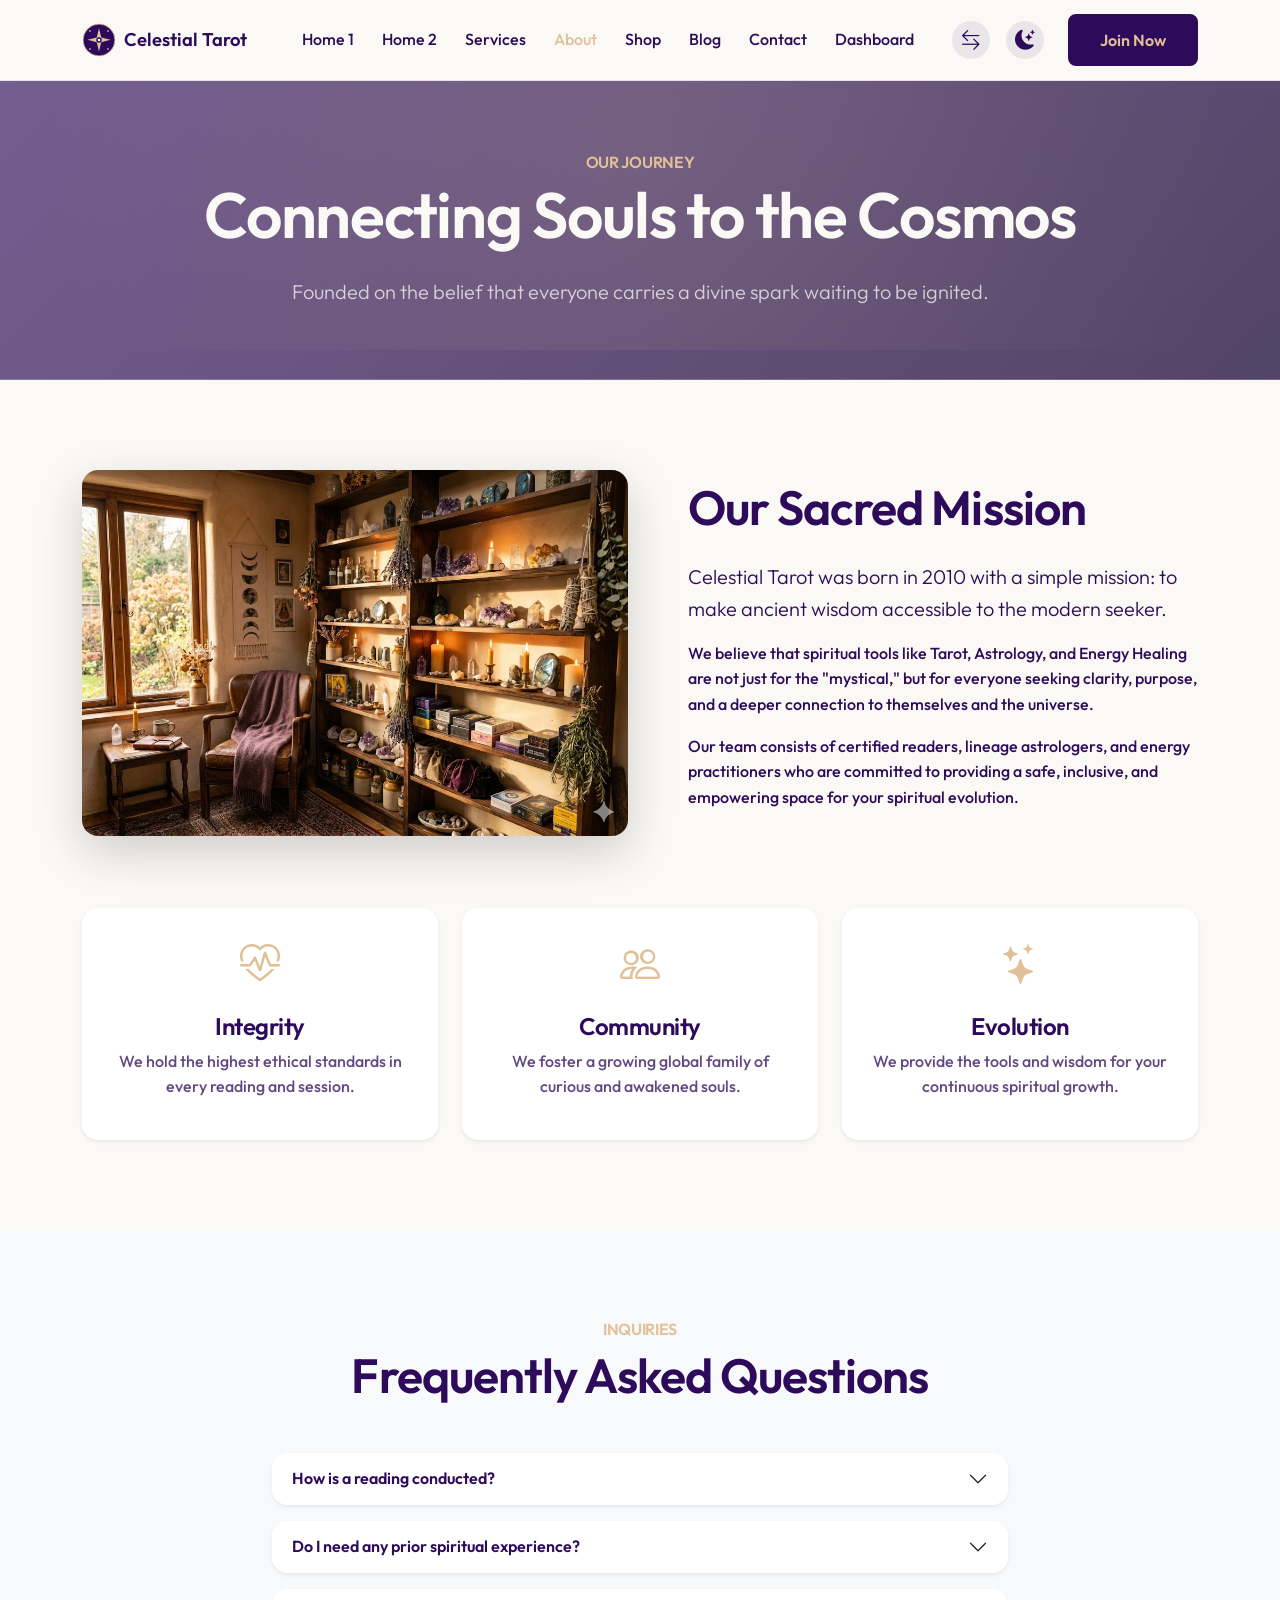
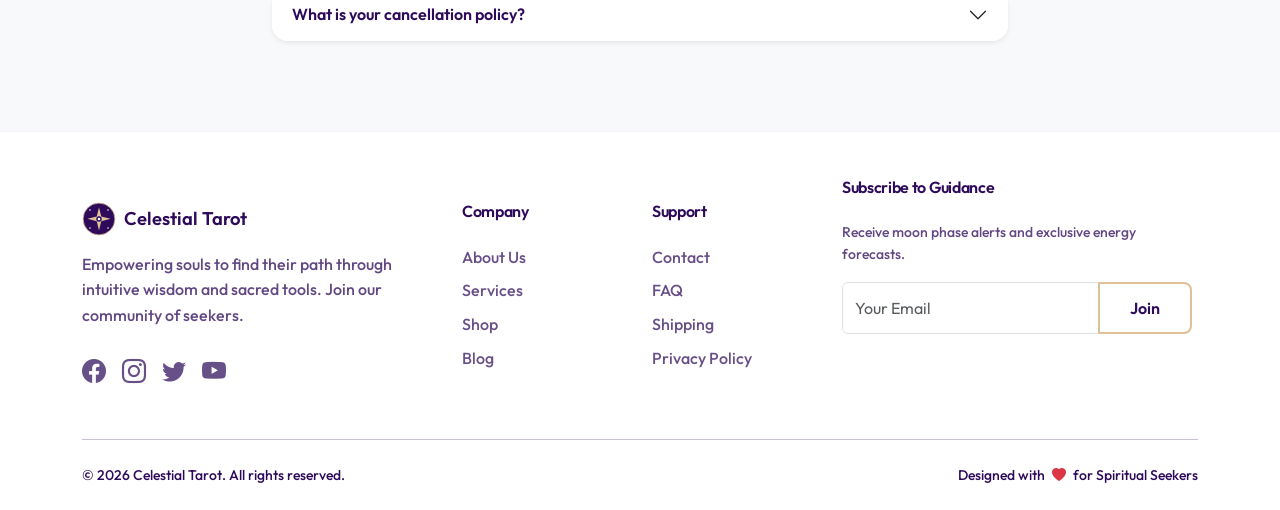
<file: about.html>
<!DOCTYPE html>
<html lang="en">

<head>
    <meta charset="UTF-8">
    <meta name="viewport" content="width=device-width, initial-scale=1.0">
    <title>About Us | Celestial Tarot</title>
    <!-- Bootstrap 5 CSS -->
    <link href="https://cdn.jsdelivr.net/npm/bootstrap@5.3.0/dist/css/bootstrap.min.css" rel="stylesheet">
    <!-- Bootstrap Icons -->
    <link rel="stylesheet" href="https://cdn.jsdelivr.net/npm/bootstrap-icons@1.11.1/font/bootstrap-icons.css">
    <!-- Google Fonts -->
    <link href="https://fonts.googleapis.com/css2?family=Outfit:wght@300;400;600;700&display=swap" rel="stylesheet">
    <!-- Custom CSS -->
    <link rel="stylesheet" href="assets/css/style.css">
    <!-- Favicon -->
    <link rel="icon" type="image/svg+xml" href="assets/img/favicon.svg">
</head>

<body>

    <!-- Header / Navbar -->
    <nav class="navbar navbar-expand-xl sticky-top">
        <div class="container">
            <a class="navbar-brand d-flex align-items-center gap-2" href="index.html">
                <img src="assets/img/favicon.svg" alt="Celestial Tarot" width="34" height="34"
                    style="border-radius:50%;">
                <span class="fw-bold">Celestial Tarot</span>
            </a>

            <div class="d-flex align-items-center d-xl-none">
                <div class="rtl-toggle me-3" title="Toggle RTL"><i class="bi bi-arrow-left-right text-secondary"></i>
                </div>
                <div class="theme-toggle me-3" id="theme-toggle">
                    <i class="bi bi-moon-stars-fill text-secondary"></i>
                </div>
                <button class="navbar-toggler" type="button" data-bs-toggle="offcanvas"
                    data-bs-target="#offcanvasNavbar">
                    <span class="navbar-toggler-icon"></span>
                </button>
            </div>

            <div class="collapse navbar-collapse" id="navbarNav">
                <ul class="navbar-nav mx-auto">
                    <li class="nav-item"><a class="nav-link" href="index.html">Home 1</a></li>
                    <li class="nav-item"><a class="nav-link" href="index2.html">Home 2</a></li>
                    <li class="nav-item"><a class="nav-link" href="services.html">Services</a></li>
                    <li class="nav-item"><a class="nav-link active" href="about.html">About</a></li>
                    <li class="nav-item"><a class="nav-link" href="shop.html">Shop</a></li>
                    <li class="nav-item"><a class="nav-link" href="blog.html">Blog</a></li>
                    <li class="nav-item"><a class="nav-link" href="contact.html">Contact</a></li>
                    <li class="nav-item"><a class="nav-link" href="dashboard.html">Dashboard</a></li>
                </ul>
                <div class="d-flex align-items-center">
                    <div class="rtl-toggle me-3 d-none d-xl-flex" title="Toggle RTL">
                        <i class="bi bi-arrow-left-right text-secondary"></i>
                    </div>
                    <div class="theme-toggle me-4 d-none d-xl-flex" id="theme-toggle-desktop">
                        <i class="bi bi-moon-stars-fill text-secondary"></i>
                    </div>
                    <a href="signup.html" class="btn btn-primary">Join Now</a>
                </div>
            </div>
        </div>
    </nav>

    <!-- Mobile Offcanvas Menu -->
    <div class="offcanvas offcanvas-end" tabindex="-1" id="offcanvasNavbar" aria-labelledby="offcanvasNavbarLabel">
        <div class="offcanvas-header">
            <h5 class="offcanvas-title" id="offcanvasNavbarLabel">Menu</h5>
            <button type="button" class="btn-close" data-bs-dismiss="offcanvas" aria-label="Close"></button>
        </div>
        <div class="offcanvas-body">
            <ul class="navbar-nav justify-content-end flex-grow-1 pe-3">
                <li class="nav-item"><a class="nav-link" href="index.html">Home 1</a></li>
                <li class="nav-item"><a class="nav-link" href="index2.html">Home 2</a></li>
                <li class="nav-item"><a class="nav-link" href="services.html">Services</a></li>
                <li class="nav-item"><a class="nav-link active" href="about.html">About</a></li>
                <li class="nav-item"><a class="nav-link" href="shop.html">Shop</a></li>
                <li class="nav-item"><a class="nav-link" href="blog.html">Blog</a></li>
                <li class="nav-item"><a class="nav-link" href="contact.html">Contact</a></li>
                    <li class="nav-item"><a class="nav-link" href="dashboard.html">Dashboard</a></li>
                </ul>
            <div class="d-grid gap-2 mt-4">
                <a href="login.html" class="btn btn-outline-primary">Login</a>
                <a href="signup.html" class="btn btn-primary">Signup</a>
            </div>
        </div>
    </div>

    <!-- Page Header -->
    <header class="hero-section py-5 text-center" style="min-height: auto;">
        <div class="container py-4">
            <h6 class="text-secondary fw-bold text-uppercase mb-2">Our Journey</h6>
            <h1 class="display-4 fw-bold">Connecting Souls to the Cosmos</h1>
            <p class="lead mb-0 opacity-75">Founded on the belief that everyone carries a divine spark waiting to be
                ignited.</p>
        </div>
    </header>

    <!-- Content -->
    <section class="section-padding">
        <div class="container">
            <div class="row align-items-center mb-5">
                <div class="col-lg-6 mb-4 mb-lg-0">
                    <img src="assets/img/about-mission.jpg" class="img-fluid rounded-4 shadow-lg" alt="Our Story">
                </div>
                <div class="col-lg-6 ps-lg-5">
                    <h2 class="display-5 fw-bold text-primary mb-4">Our Sacred Mission</h2>
                    <p class="lead">Celestial Tarot was born in 2010 with a simple mission: to make ancient wisdom
                        accessible to the modern seeker.</p>
                    <p>We believe that spiritual tools like Tarot, Astrology, and Energy Healing are not just for the
                        "mystical," but for everyone seeking clarity, purpose, and a deeper connection to themselves and
                        the universe.</p>
                    <p>Our team consists of certified readers, lineage astrologers, and energy practitioners who are
                        committed to providing a safe, inclusive, and empowering space for your spiritual evolution.</p>
                </div>
            </div>

            <div class="row g-4 mt-5">
                <div class="col-md-4">
                    <div class="card p-4 border-0 shadow-sm glass-card text-center h-100">
                        <i class="bi bi-heart-pulse fs-1 text-secondary mb-3"></i>
                        <h4 class="fw-bold">Integrity</h4>
                        <p class="opacity-75">We hold the highest ethical standards in every reading and session.</p>
                    </div>
                </div>
                <div class="col-md-4">
                    <div class="card p-4 border-0 shadow-sm glass-card text-center h-100">
                        <i class="bi bi-people fs-1 text-secondary mb-3"></i>
                        <h4 class="fw-bold">Community</h4>
                        <p class="opacity-75">We foster a growing global family of curious and awakened souls.</p>
                    </div>
                </div>
                <div class="col-md-4">
                    <div class="card p-4 border-0 shadow-sm glass-card text-center h-100">
                        <i class="bi bi-stars fs-1 text-secondary mb-3"></i>
                        <h4 class="fw-bold">Evolution</h4>
                        <p class="opacity-75">We provide the tools and wisdom for your continuous spiritual growth.</p>
                    </div>
                </div>
            </div>
        </div>
    </section>

    <!-- FAQ Section -->
    <section class="section-padding bg-light">
        <div class="container">
            <div class="text-center mb-5">
                <h6 class="text-secondary fw-bold text-uppercase mb-2">Inquiries</h6>
                <h2 class="display-5 fw-bold text-primary">Frequently Asked Questions</h2>
            </div>
            <div class="row justify-content-center">
                <div class="col-lg-8">
                    <div class="accordion custom-accordion" id="faqAccordion">
                        <div class="accordion-item mb-3 border-0 shadow-sm glass-card rounded-4 overflow-hidden">
                            <h2 class="accordion-header" id="headingOne">
                                <button class="accordion-button collapsed fw-bold" type="button"
                                    data-bs-toggle="collapse" data-bs-target="#collapseOne" aria-expanded="false"
                                    aria-controls="collapseOne">
                                    How is a reading conducted?
                                </button>
                            </h2>
                            <div id="collapseOne" class="accordion-collapse collapse" aria-labelledby="headingOne"
                                data-bs-parent="#faqAccordion">
                                <div class="accordion-body text-muted">
                                    We conduct readings via secure video calls or provide detailed PDF interpretations
                                    sent directly to your email. Our practitioners ensure a sacred, protected space for
                                    every session.
                                </div>
                            </div>
                        </div>

                        <div class="accordion-item mb-3 border-0 shadow-sm glass-card rounded-4 overflow-hidden">
                            <h2 class="accordion-header" id="headingTwo">
                                <button class="accordion-button collapsed fw-bold" type="button"
                                    data-bs-toggle="collapse" data-bs-target="#collapseTwo" aria-expanded="false"
                                    aria-controls="collapseTwo">
                                    Do I need any prior spiritual experience?
                                </button>
                            </h2>
                            <div id="collapseTwo" class="accordion-collapse collapse" aria-labelledby="headingTwo"
                                data-bs-parent="#faqAccordion">
                                <div class="accordion-body text-muted">
                                    Absolutely not. Whether you're a seasoned spiritual seeker or completely new to
                                    these practices, our guides and tools are designed to adapt to your current level of
                                    understanding and comfort.
                                </div>
                            </div>
                        </div>

                        <div class="accordion-item border-0 shadow-sm glass-card rounded-4 overflow-hidden">
                            <h2 class="accordion-header" id="headingThree">
                                <button class="accordion-button collapsed fw-bold" type="button"
                                    data-bs-toggle="collapse" data-bs-target="#collapseThree" aria-expanded="false"
                                    aria-controls="collapseThree">
                                    What is your cancellation policy?
                                </button>
                            </h2>
                            <div id="collapseThree" class="accordion-collapse collapse" aria-labelledby="headingThree"
                                data-bs-parent="#faqAccordion">
                                <div class="accordion-body text-muted">
                                    We ask for at least 24 hours notice to reschedule or cancel a session. This respects
                                    the energy and preparation our readers dedicate prior to each session.
                                </div>
                            </div>
                        </div>
                    </div>
                </div>
            </div>
        </div>
    </section>

    <!-- Footer -->
    <footer class="footer">
        <div class="container">
            <div class="row g-4">
                <div class="col-lg-4 col-md-12 text-center text-lg-start">
                    <div class="d-flex align-items-center mb-3 justify-content-center justify-content-lg-start">
                        <img src="assets/img/favicon.svg" alt="Celestial Tarot" width="34" height="34" class="me-2"
                            style="border-radius:50%;">
                        <span class="fw-bold mb-0" style="font-size: 1.15rem;">Celestial Tarot</span>
                    </div>
                    <p class="opacity-75 mb-4">Empowering souls to find their path through intuitive wisdom and sacred
                        tools. Join our community of seekers.</p>
                    <div class="d-flex gap-3 justify-content-center justify-content-lg-start">
                        <a href="#"><i class="bi bi-facebook fs-4"></i></a>
                        <a href="#"><i class="bi bi-instagram fs-4"></i></a>
                        <a href="#"><i class="bi bi-twitter fs-4"></i></a>
                        <a href="#"><i class="bi bi-youtube fs-4"></i></a>
                    </div>
                </div>
                <div class="col-lg-2 col-md-6 text-center text-lg-start">
                    <h6 class="fw-bold mb-4">Company</h6>
                    <ul class="list-unstyled">
                        <li class="mb-2"><a href="about.html">About Us</a></li>
                        <li class="mb-2"><a href="services.html">Services</a></li>
                        <li class="mb-2"><a href="shop.html">Shop</a></li>
                        <li class="mb-2"><a href="blog.html">Blog</a></li>
                    </ul>
                </div>
                <div class="col-lg-2 col-md-6 text-center text-lg-start">
                    <h6 class="fw-bold mb-4">Support</h6>
                    <ul class="list-unstyled">
                        <li class="mb-2"><a href="contact.html">Contact</a></li>
                        <li class="mb-2"><a href="#">FAQ</a></li>
                        <li class="mb-2"><a href="#">Shipping</a></li>
                        <li class="mb-2"><a href="#">Privacy Policy</a></li>
                    </ul>
                </div>
                <div class="col-lg-4 col-md-12 text-center text-lg-start mt-4 mt-lg-0">
                    <h6 class="fw-bold mb-4">Subscribe to Guidance</h6>
                    <p class="small opacity-75">Receive moon phase alerts and exclusive energy forecasts.</p>
                    <form class="mt-3">
                        <div class="input-group mb-3 mx-auto mx-lg-0" style="max-width: 350px;">
                            <input type="email" class="form-control" placeholder="Your Email">
                            <button class="btn btn-secondary text-primary fw-bold" type="button">Join</button>
                        </div>
                    </form>
                </div>
            </div>
            <hr class="mt-5 mb-4 opacity-10">
            <div class="row align-items-center">
                <div class="col-md-6 text-center text-md-start">
                    <p class="small mb-0">&copy; 2026 Celestial Tarot. All rights reserved.</p>
                </div>
                <div class="col-md-6 text-center text-md-end mt-3 mt-md-0">
                    <p class="small mb-0">Designed with <i class="bi bi-heart-fill text-danger mx-1"></i> for Spiritual
                        Seekers</p>
                </div>
            </div>
        </div>
    </footer>

    <!-- Back to top -->
    <div id="back-to-top" class="back-to-top">
        <i class="bi bi-arrow-up"></i>
    </div>

    <!-- Bootstrap 5 JS Bundle -->
    <script src="https://cdn.jsdelivr.net/npm/bootstrap@5.3.0/dist/js/bootstrap.bundle.min.js"></script>
    <!-- Custom JS -->
    <script src="assets/js/main.js"></script>
</body>

</html>
</file>
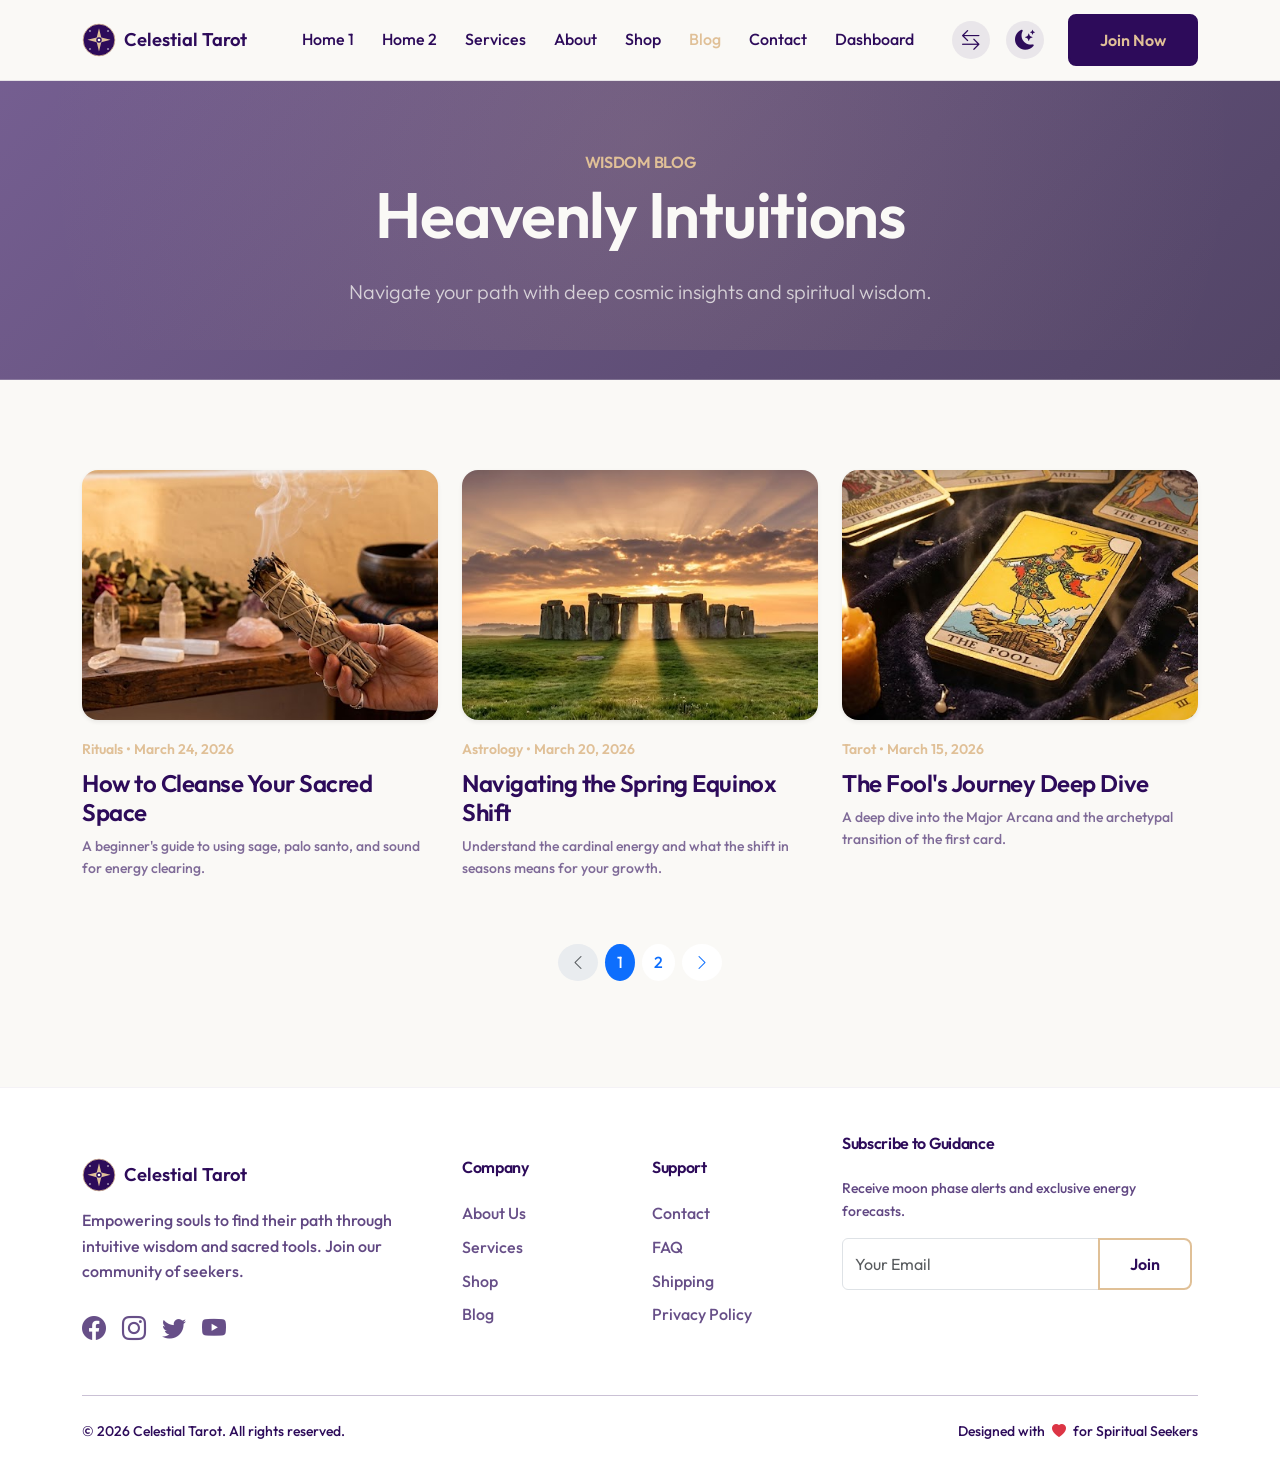
<file: blog.html>
<!DOCTYPE html>
<html lang="en">

<head>
    <meta charset="UTF-8">
    <meta name="viewport" content="width=device-width, initial-scale=1.0">
    <title>Wisdom Blog | Celestial Tarot</title>
    <!-- Bootstrap 5 CSS -->
    <link href="https://cdn.jsdelivr.net/npm/bootstrap@5.3.0/dist/css/bootstrap.min.css" rel="stylesheet">
    <!-- Bootstrap Icons -->
    <link rel="stylesheet" href="https://cdn.jsdelivr.net/npm/bootstrap-icons@1.11.1/font/bootstrap-icons.css">
    <!-- Google Fonts -->
    <link href="https://fonts.googleapis.com/css2?family=Outfit:wght@300;400;600;700&display=swap" rel="stylesheet">
    <!-- Custom CSS -->
    <link rel="stylesheet" href="assets/css/style.css">
    <!-- Favicon -->
    <link rel="icon" type="image/svg+xml" href="assets/img/favicon.svg">
</head>

<body>

    <!-- Header / Navbar -->
    <nav class="navbar navbar-expand-xl sticky-top">
        <div class="container">
            <a class="navbar-brand d-flex align-items-center gap-2" href="index.html">
                <img src="assets/img/favicon.svg" alt="Celestial Tarot" width="34" height="34"
                    style="border-radius:50%;">
                <span class="fw-bold">Celestial Tarot</span>
            </a>

            <div class="d-flex align-items-center d-xl-none">
                <div class="rtl-toggle me-3" title="Toggle RTL"><i class="bi bi-arrow-left-right text-secondary"></i>
                </div>
                <div class="theme-toggle me-3" id="theme-toggle">
                    <i class="bi bi-moon-stars-fill text-secondary"></i>
                </div>
                <!-- Corrected Hamburger for Mobile -->
                <button class="navbar-toggler" type="button" data-bs-toggle="offcanvas"
                    data-bs-target="#offcanvasNavbar" aria-controls="offcanvasNavbar">
                    <span class="navbar-toggler-icon"></span>
                </button>
            </div>

            <div class="collapse navbar-collapse" id="navbarNav">
                <ul class="navbar-nav mx-auto">
                    <li class="nav-item"><a class="nav-link" href="index.html">Home 1</a></li>
                    <li class="nav-item"><a class="nav-link" href="index2.html">Home 2</a></li>
                    <li class="nav-item"><a class="nav-link" href="services.html">Services</a></li>
                    <li class="nav-item"><a class="nav-link" href="about.html">About</a></li>
                    <li class="nav-item"><a class="nav-link" href="shop.html">Shop</a></li>
                    <li class="nav-item"><a class="nav-link active" href="blog.html">Blog</a></li>
                    <li class="nav-item"><a class="nav-link" href="contact.html">Contact</a></li>
                    <li class="nav-item"><a class="nav-link" href="dashboard.html">Dashboard</a></li>
                </ul>
                <div class="d-flex align-items-center">
                    <div class="rtl-toggle me-3 d-none d-xl-flex" title="Toggle RTL">
                        <i class="bi bi-arrow-left-right text-secondary"></i>
                    </div>
                    <div class="theme-toggle me-4 d-none d-xl-flex" id="theme-toggle-desktop">
                        <i class="bi bi-moon-stars-fill text-secondary"></i>
                    </div>
                    <a href="signup.html" class="btn btn-primary">Join Now</a>
                </div>
            </div>
        </div>
    </nav>

    <!-- Mobile Offcanvas Menu -->
    <div class="offcanvas offcanvas-end" tabindex="-1" id="offcanvasNavbar" aria-labelledby="offcanvasNavbarLabel">
        <div class="offcanvas-header">
            <h5 class="offcanvas-title" id="offcanvasNavbarLabel">Menu</h5>
            <button type="button" class="btn-close" data-bs-dismiss="offcanvas" aria-label="Close"></button>
        </div>
        <div class="offcanvas-body">
            <ul class="navbar-nav justify-content-end flex-grow-1 pe-3">
                <li class="nav-item"><a class="nav-link" href="index.html">Home 1</a></li>
                <li class="nav-item"><a class="nav-link" href="index2.html">Home 2</a></li>
                <li class="nav-item"><a class="nav-link" href="services.html">Services</a></li>
                <li class="nav-item"><a class="nav-link" href="about.html">About</a></li>
                <li class="nav-item"><a class="nav-link" href="shop.html">Shop</a></li>
                <li class="nav-item"><a class="nav-link active" href="blog.html">Blog</a></li>
                <li class="nav-item"><a class="nav-link" href="contact.html">Contact</a></li>
                <li class="nav-item"><a class="nav-link" href="dashboard.html">Dashboard</a></li>
            </ul>
            <div class="d-grid gap-2 mt-4">
                <a href="login.html" class="btn btn-outline-primary">Login</a>
                <a href="signup.html" class="btn btn-primary">Signup</a>
            </div>
        </div>
    </div>

    <!-- Page Header -->
    <header class="hero-section py-5 text-center" style="min-height: auto;">
        <div class="container py-4">
            <h6 class="text-secondary fw-bold text-uppercase mb-2">Wisdom Blog</h6>
            <h1 class="display-4 fw-bold">Heavenly Intuitions</h1>
            <p class="lead mb-0 opacity-75">Navigate your path with deep cosmic insights and spiritual wisdom.</p>
        </div>
    </header>

    <!-- Main Blog Grid -->
    <section class="section-padding">
        <div class="container">
            <div class="row g-4">
                <!-- Post 1 -->
                <div class="col-md-4">
                    <article class="h-100 d-flex flex-column">
                        <div class="mb-3 overflow-hidden rounded-4 shadow-sm" style="height: 250px;">
                            <img src="assets/img/blog-sage-cleanse.jpg" class="img-fluid hover-zoom w-100 h-100"
                                style="object-fit: cover;" alt="Sacred Rituals">
                        </div>
                        <div class="flex-grow-1">
                            <span class="text-secondary small fw-bold">Rituals • March 24, 2026</span>
                            <h4 class="fw-bold mt-2"><a href="#" class="text-primary text-decoration-none">How to
                                    Cleanse Your Sacred Space</a></h4>
                            <p class="text-muted small">A beginner's guide to using sage, palo santo, and sound for
                                energy clearing.</p>
                        </div>
                    </article>
                </div>
                <!-- Post 2 -->
                <div class="col-md-4">
                    <article class="h-100 d-flex flex-column">
                        <div class="mb-3 overflow-hidden rounded-4 shadow-sm" style="height: 250px;">
                            <img src="assets/img/blog-equinox.jpg" class="img-fluid hover-zoom w-100 h-100"
                                style="object-fit: cover;" alt="Astrology Insights">
                        </div>
                        <div class="flex-grow-1">
                            <span class="text-secondary small fw-bold">Astrology • March 20, 2026</span>
                            <h4 class="fw-bold mt-2"><a href="#" class="text-primary text-decoration-none">Navigating
                                    the Spring Equinox Shift</a></h4>
                            <p class="text-muted small">Understand the cardinal energy and what the shift in seasons
                                means for your growth.</p>
                        </div>
                    </article>
                </div>
                <!-- Post 3 -->
                <div class="col-md-4">
                    <article class="h-100 d-flex flex-column">
                        <div class="mb-3 overflow-hidden rounded-4 shadow-sm" style="height: 250px;">
                            <img src="assets/img/blog-fools-journey.jpg" class="img-fluid hover-zoom w-100 h-100"
                                style="object-fit: cover;" alt="Tarot Insights">
                        </div>
                        <div class="flex-grow-1">
                            <span class="text-secondary small fw-bold">Tarot • March 15, 2026</span>
                            <h4 class="fw-bold mt-2"><a href="#" class="text-primary text-decoration-none">The Fool's
                                    Journey Deep Dive</a></h4>
                            <p class="text-muted small">A deep dive into the Major Arcana and the archetypal transition
                                of the first card.</p>
                        </div>
                    </article>
                </div>
            </div>

            <!-- Pagination -->
            <div class="d-flex justify-content-center mt-5">
                <nav>
                    <ul class="pagination">
                        <li class="page-item disabled"><a class="page-link border-0 rounded-circle me-2" href="#"><i
                                    class="bi bi-chevron-left"></i></a></li>
                        <li class="page-item active"><a class="page-link border-0 rounded-circle me-2" href="#">1</a>
                        </li>
                        <li class="page-item"><a class="page-link border-0 rounded-circle me-2" href="#">2</a></li>
                        <li class="page-item"><a class="page-link border-0 rounded-circle" href="#"><i
                                    class="bi bi-chevron-right"></i></a></li>
                    </ul>
                </nav>
            </div>
        </div>
    </section>

    <!-- Footer -->
    <footer class="footer">
        <div class="container">
            <div class="row g-4">
                <div class="col-lg-4 col-md-12 text-center text-lg-start">
                    <div class="d-flex align-items-center mb-3 justify-content-center justify-content-lg-start">
                        <img src="assets/img/favicon.svg" alt="Celestial Tarot" width="34" height="34" class="me-2"
                            style="border-radius:50%;">
                        <span class="fw-bold mb-0" style="font-size: 1.15rem;">Celestial Tarot</span>
                    </div>
                    <p class="opacity-75 mb-4">Empowering souls to find their path through intuitive wisdom and sacred
                        tools. Join our community of seekers.</p>
                    <div class="d-flex gap-3 justify-content-center justify-content-lg-start">
                        <a href="#"><i class="bi bi-facebook fs-4"></i></a>
                        <a href="#"><i class="bi bi-instagram fs-4"></i></a>
                        <a href="#"><i class="bi bi-twitter fs-4"></i></a>
                        <a href="#"><i class="bi bi-youtube fs-4"></i></a>
                    </div>
                </div>
                <div class="col-lg-2 col-md-6 text-center text-lg-start">
                    <h6 class="fw-bold mb-4">Company</h6>
                    <ul class="list-unstyled">
                        <li class="mb-2"><a href="about.html">About Us</a></li>
                        <li class="mb-2"><a href="services.html">Services</a></li>
                        <li class="mb-2"><a href="shop.html">Shop</a></li>
                        <li class="mb-2"><a href="blog.html">Blog</a></li>
                    </ul>
                </div>
                <div class="col-lg-2 col-md-6 text-center text-lg-start">
                    <h6 class="fw-bold mb-4">Support</h6>
                    <ul class="list-unstyled">
                        <li class="mb-2"><a href="contact.html">Contact</a></li>
                        <li class="mb-2"><a href="#">FAQ</a></li>
                        <li class="mb-2"><a href="#">Shipping</a></li>
                        <li class="mb-2"><a href="#">Privacy Policy</a></li>
                    </ul>
                </div>
                <div class="col-lg-4 col-md-12 text-center text-lg-start mt-4 mt-lg-0">
                    <h6 class="fw-bold mb-4">Subscribe to Guidance</h6>
                    <p class="small opacity-75">Receive moon phase alerts and exclusive energy forecasts.</p>
                    <form class="mt-3">
                        <div class="input-group mb-3 mx-auto mx-lg-0" style="max-width: 350px;">
                            <input type="email" class="form-control" placeholder="Your Email">
                            <button class="btn btn-secondary text-primary fw-bold" type="button">Join</button>
                        </div>
                    </form>
                </div>
            </div>
            <hr class="mt-5 mb-4 opacity-10">
            <div class="row align-items-center">
                <div class="col-md-6 text-center text-md-start">
                    <p class="small mb-0">&copy; 2026 Celestial Tarot. All rights reserved.</p>
                </div>
                <div class="col-md-6 text-center text-md-end mt-3 mt-md-0">
                    <p class="small mb-0">Designed with <i class="bi bi-heart-fill text-danger mx-1"></i> for Spiritual
                        Seekers</p>
                </div>
            </div>
        </div>
    </footer>

    <!-- Back to top -->
    <div id="back-to-top" class="back-to-top">
        <i class="bi bi-arrow-up"></i>
    </div>

    <!-- Bootstrap 5 JS Bundle -->
    <script src="https://cdn.jsdelivr.net/npm/bootstrap@5.3.0/dist/js/bootstrap.bundle.min.js"></script>
    <!-- Custom JS -->
    <script src="assets/js/main.js"></script>
</body>

</html>
</file>
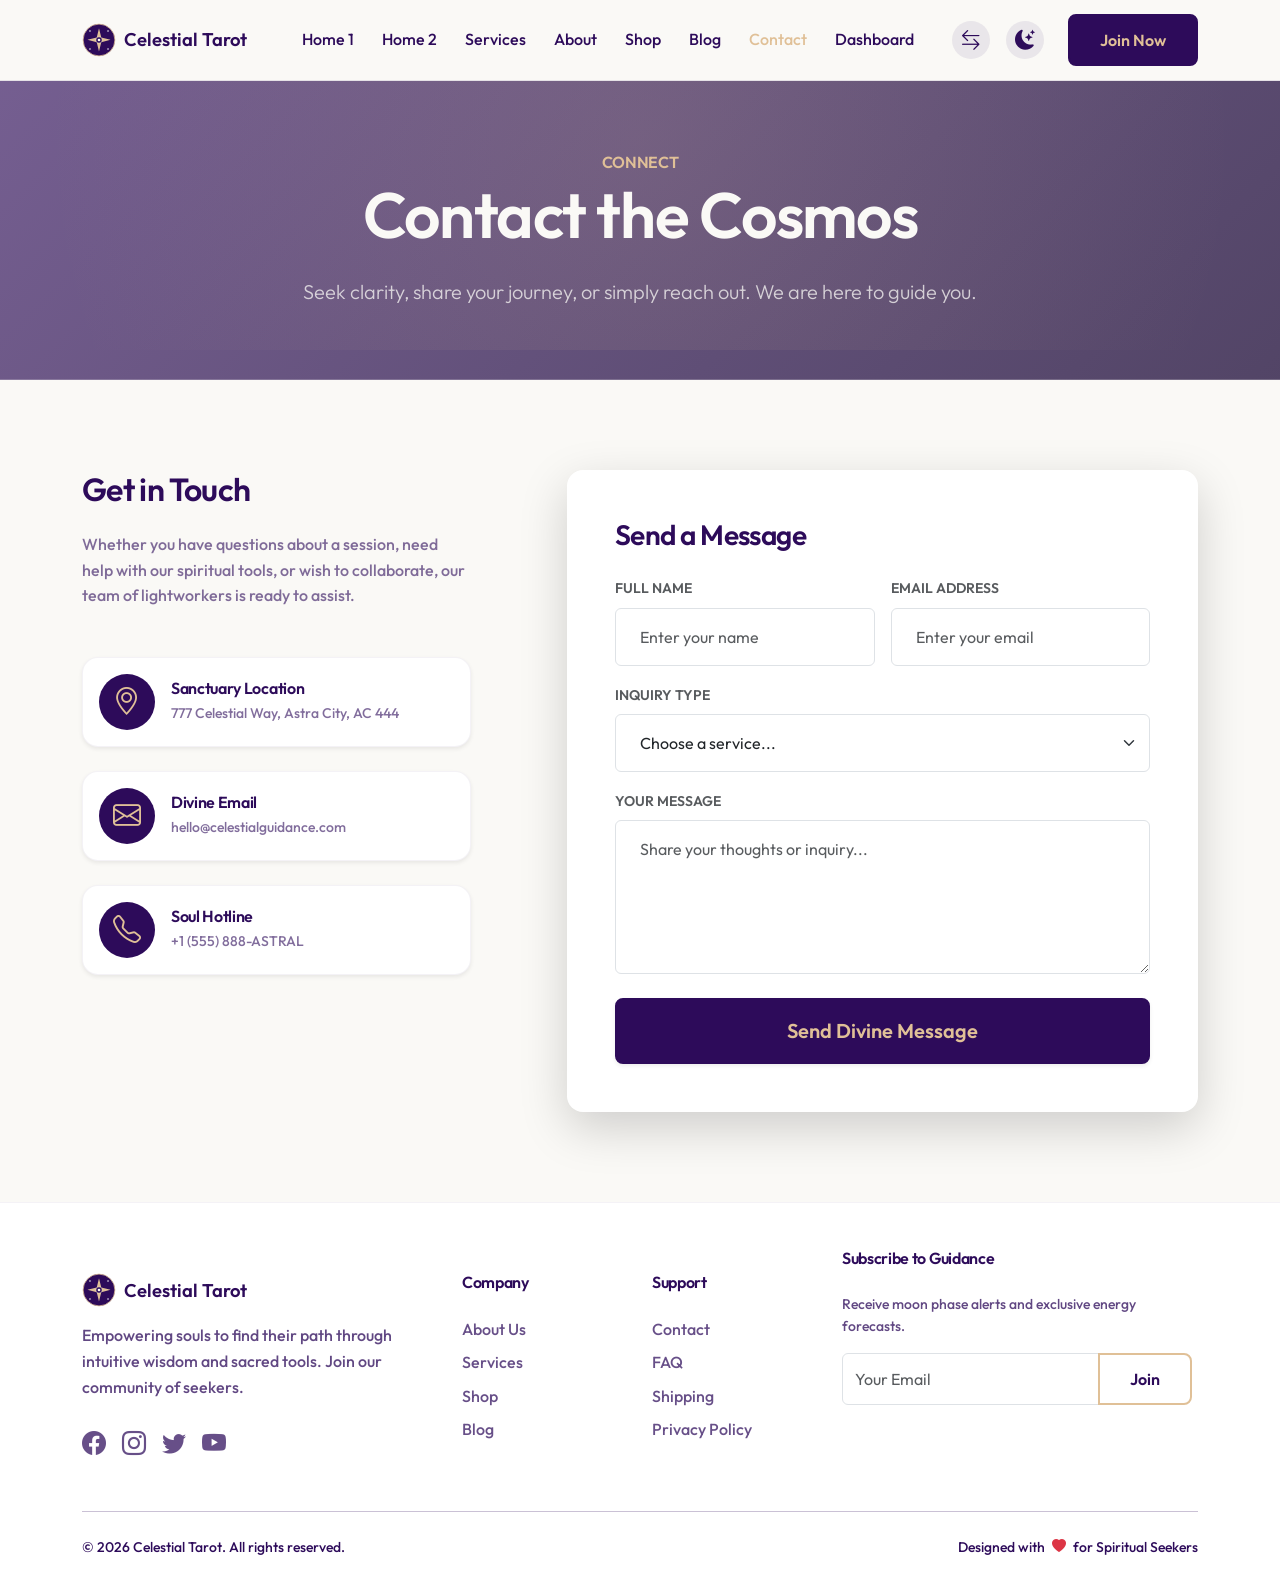
<file: contact.html>
<!DOCTYPE html>
<html lang="en">
<head>
    <meta charset="UTF-8">
    <meta name="viewport" content="width=device-width, initial-scale=1.0">
    <title>Contact Us | Celestial Tarot</title>
    <!-- Bootstrap 5 CSS -->
    <link href="https://cdn.jsdelivr.net/npm/bootstrap@5.3.0/dist/css/bootstrap.min.css" rel="stylesheet">
    <!-- Bootstrap Icons -->
    <link rel="stylesheet" href="https://cdn.jsdelivr.net/npm/bootstrap-icons@1.11.1/font/bootstrap-icons.css">
    <!-- Google Fonts -->
    <link href="https://fonts.googleapis.com/css2?family=Outfit:wght@300;400;600;700&display=swap" rel="stylesheet">
    <!-- Custom CSS -->
    <link rel="stylesheet" href="assets/css/style.css">
    <!-- Favicon -->
    <link rel="icon" type="image/svg+xml" href="assets/img/favicon.svg">
</head>
<body>

    <!-- Header / Navbar -->
    <nav class="navbar navbar-expand-xl sticky-top">
        <div class="container">
            <a class="navbar-brand d-flex align-items-center gap-2" href="index.html">
                <img src="assets/img/favicon.svg" alt="Celestial Tarot" width="34" height="34" style="border-radius:50%;">
                <span class="fw-bold">Celestial Tarot</span>
            </a>
            
            <div class="d-flex align-items-center d-xl-none">
                <div class="rtl-toggle me-3" title="Toggle RTL"><i class="bi bi-arrow-left-right text-secondary"></i></div>
                <div class="theme-toggle me-3" id="theme-toggle">
                    <i class="bi bi-moon-stars-fill text-secondary"></i>
                </div>
                <button class="navbar-toggler" type="button" data-bs-toggle="offcanvas" data-bs-target="#offcanvasNavbar">
                    <span class="navbar-toggler-icon"></span>
                </button>
            </div>

            <div class="collapse navbar-collapse" id="navbarNav">
                <ul class="navbar-nav mx-auto">
                    <li class="nav-item"><a class="nav-link" href="index.html">Home 1</a></li>
                    <li class="nav-item"><a class="nav-link" href="index2.html">Home 2</a></li>
                    <li class="nav-item"><a class="nav-link" href="services.html">Services</a></li>
                    <li class="nav-item"><a class="nav-link" href="about.html">About</a></li>
                    <li class="nav-item"><a class="nav-link" href="shop.html">Shop</a></li>
                    <li class="nav-item"><a class="nav-link" href="blog.html">Blog</a></li>
                    <li class="nav-item"><a class="nav-link active" href="contact.html">Contact</a></li>
                    <li class="nav-item"><a class="nav-link" href="dashboard.html">Dashboard</a></li>
                </ul>
                <div class="d-flex align-items-center">
                    <div class="rtl-toggle me-3 d-none d-xl-flex" title="Toggle RTL">
                        <i class="bi bi-arrow-left-right text-secondary"></i>
                    </div>
                    <div class="theme-toggle me-4 d-none d-xl-flex" id="theme-toggle-desktop">
                        <i class="bi bi-moon-stars-fill text-secondary"></i>
                    </div>
                    <a href="signup.html" class="btn btn-primary">Join Now</a>
                </div>
            </div>
        </div>
    </nav>

    <!-- Mobile Offcanvas Menu -->
    <div class="offcanvas offcanvas-end" tabindex="-1" id="offcanvasNavbar" aria-labelledby="offcanvasNavbarLabel">
        <div class="offcanvas-header">
            <h5 class="offcanvas-title" id="offcanvasNavbarLabel">Menu</h5>
            <button type="button" class="btn-close" data-bs-dismiss="offcanvas" aria-label="Close"></button>
        </div>
        <div class="offcanvas-body">
            <ul class="navbar-nav justify-content-end flex-grow-1 pe-3">
                <li class="nav-item"><a class="nav-link" href="index.html">Home 1</a></li>
                <li class="nav-item"><a class="nav-link" href="index2.html">Home 2</a></li>
                <li class="nav-item"><a class="nav-link" href="services.html">Services</a></li>
                <li class="nav-item"><a class="nav-link" href="about.html">About</a></li>
                <li class="nav-item"><a class="nav-link" href="shop.html">Shop</a></li>
                <li class="nav-item"><a class="nav-link" href="blog.html">Blog</a></li>
                <li class="nav-item"><a class="nav-link active" href="contact.html">Contact</a></li>
                    <li class="nav-item"><a class="nav-link" href="dashboard.html">Dashboard</a></li>
                </ul>
            <div class="d-grid gap-2 mt-4">
                <a href="login.html" class="btn btn-outline-primary">Login</a>
                <a href="signup.html" class="btn btn-primary">Signup</a>
            </div>
        </div>
    </div>

    <!-- Page Header -->
    <header class="hero-section py-5 text-center" style="min-height: auto;">
        <div class="container py-4">
            <h6 class="text-secondary fw-bold text-uppercase mb-2">Connect</h6>
            <h1 class="display-4 fw-bold">Contact the Cosmos</h1>
            <p class="lead mb-0 opacity-75">Seek clarity, share your journey, or simply reach out. We are here to guide you.</p>
        </div>
    </header>

    <!-- Contact Content -->
    <section class="section-padding">
        <div class="container border-0">
            <div class="row g-5">
                <!-- Info Section -->
                <div class="col-lg-5">
                    <div class="pe-lg-5">
                        <h2 class="fw-bold text-primary mb-4">Get in Touch</h2>
                        <p class="mb-5 text-muted">Whether you have questions about a session, need help with our spiritual tools, or wish to collaborate, our team of lightworkers is ready to assist.</p>
                        
                        <div class="d-flex align-items-center mb-4 p-3 bg-white rounded-4 shadow-sm hover-zoom" style="border: 1px solid rgba(45, 11, 90, 0.05);">
                            <div class="bg-primary text-secondary rounded-circle d-flex align-items-center justify-content-center me-3" style="width: 56px; height: 56px; flex-shrink: 0;">
                                <i class="bi bi-geo-alt fs-3"></i>
                            </div>
                            <div>
                                <h6 class="fw-bold mb-1 text-primary">Sanctuary Location</h6>
                                <p class="mb-0 text-muted small">777 Celestial Way, Astra City, AC 444</p>
                            </div>
                        </div>

                        <div class="d-flex align-items-center mb-4 p-3 bg-white rounded-4 shadow-sm hover-zoom" style="border: 1px solid rgba(45, 11, 90, 0.05);">
                            <div class="bg-primary text-secondary rounded-circle d-flex align-items-center justify-content-center me-3" style="width: 56px; height: 56px; flex-shrink: 0;">
                                <i class="bi bi-envelope fs-3"></i>
                            </div>
                            <div>
                                <h6 class="fw-bold mb-1 text-primary">Divine Email</h6>
                                <p class="mb-0 text-muted small">hello@celestialguidance.com</p>
                            </div>
                        </div>

                        <div class="d-flex align-items-center mb-4 p-3 bg-white rounded-4 shadow-sm hover-zoom" style="border: 1px solid rgba(45, 11, 90, 0.05);">
                            <div class="bg-primary text-secondary rounded-circle d-flex align-items-center justify-content-center me-3" style="width: 56px; height: 56px; flex-shrink: 0;">
                                <i class="bi bi-telephone fs-3"></i>
                            </div>
                            <div>
                                <h6 class="fw-bold mb-1 text-primary">Soul Hotline</h6>
                                <p class="mb-0 text-muted small">+1 (555) 888-ASTRAL</p>
                            </div>
                        </div>
                    </div>
                </div>

                <!-- Form Section -->
                <div class="col-lg-7">
                    <div class="card p-4 p-lg-5 border-0 shadow-lg glass-card rounded-4">
                        <h3 class="fw-bold mb-4">Send a Message</h3>
                        <form action="#" method="POST">
                            <div class="row g-3">
                                <div class="col-md-6">
                                    <label class="form-label small fw-bold text-uppercase opacity-75">Full Name</label>
                                    <input type="text" class="form-control px-4 py-3" placeholder="Enter your name" required>
                                </div>
                                <div class="col-md-6">
                                    <label class="form-label small fw-bold text-uppercase opacity-75">Email Address</label>
                                    <input type="email" class="form-control px-4 py-3" placeholder="Enter your email" required>
                                </div>
                                <div class="col-12">
                                    <label class="form-label small fw-bold text-uppercase opacity-75">Inquiry Type</label>
                                    <select class="form-select px-4 py-3">
                                        <option selected disabled>Choose a service...</option>
                                        <option>Tarot Reading Session</option>
                                        <option>Spirit Guide Session</option>
                                        <option>Energy Healing Reading</option>
                                        <option>Product Support</option>
                                        <option>Collaboration Inquiry</option>
                                    </select>
                                </div>
                                <div class="col-12">
                                    <label class="form-label small fw-bold text-uppercase opacity-75">Your Message</label>
                                    <textarea class="form-control px-4 py-3" rows="5" placeholder="Share your thoughts or inquiry..." required></textarea>
                                </div>
                                <div class="col-12 mt-4">
                                    <button type="submit" class="btn btn-primary btn-lg w-100 py-3 shadow-sm">Send Divine Message</button>
                                </div>
                            </div>
                        </form>
                    </div>
                </div>
            </div>
        </div>
    </section>

    <!-- Footer -->
    <footer class="footer">
        <div class="container">
            <div class="row g-4">
                <div class="col-lg-4 col-md-12 text-center text-lg-start">
                    <div class="d-flex align-items-center mb-3 justify-content-center justify-content-lg-start">
                        <img src="assets/img/favicon.svg" alt="Celestial Tarot" width="34" height="34" class="me-2" style="border-radius:50%;">
                        <span class="fw-bold mb-0" style="font-size: 1.15rem;">Celestial Tarot</span>
                    </div>
                    <p class="opacity-75 mb-4">Empowering souls to find their path through intuitive wisdom and sacred tools. Join our community of seekers.</p>
                    <div class="d-flex gap-3 justify-content-center justify-content-lg-start">
                        <a href="#"><i class="bi bi-facebook fs-4"></i></a>
                        <a href="#"><i class="bi bi-instagram fs-4"></i></a>
                        <a href="#"><i class="bi bi-twitter fs-4"></i></a>
                        <a href="#"><i class="bi bi-youtube fs-4"></i></a>
                    </div>
                </div>
                <div class="col-lg-2 col-md-6 text-center text-lg-start">
                    <h6 class="fw-bold mb-4">Company</h6>
                    <ul class="list-unstyled">
                        <li class="mb-2"><a href="about.html">About Us</a></li>
                        <li class="mb-2"><a href="services.html">Services</a></li>
                        <li class="mb-2"><a href="shop.html">Shop</a></li>
                        <li class="mb-2"><a href="blog.html">Blog</a></li>
                    </ul>
                </div>
                <div class="col-lg-2 col-md-6 text-center text-lg-start">
                    <h6 class="fw-bold mb-4">Support</h6>
                    <ul class="list-unstyled">
                        <li class="mb-2"><a href="contact.html">Contact</a></li>
                        <li class="mb-2"><a href="#">FAQ</a></li>
                        <li class="mb-2"><a href="#">Shipping</a></li>
                        <li class="mb-2"><a href="#">Privacy Policy</a></li>
                    </ul>
                </div>
                <div class="col-lg-4 col-md-12 text-center text-lg-start mt-4 mt-lg-0">
                    <h6 class="fw-bold mb-4">Subscribe to Guidance</h6>
                    <p class="small opacity-75">Receive moon phase alerts and exclusive energy forecasts.</p>
                    <form class="mt-3">
                        <div class="input-group mb-3 mx-auto mx-lg-0" style="max-width: 350px;">
                            <input type="email" class="form-control" placeholder="Your Email">
                            <button class="btn btn-secondary text-primary fw-bold" type="button">Join</button>
                        </div>
                    </form>
                </div>
            </div>
            <hr class="mt-5 mb-4 opacity-10">
            <div class="row align-items-center">
                <div class="col-md-6 text-center text-md-start">
                    <p class="small mb-0">&copy; 2026 Celestial Tarot. All rights reserved.</p>
                </div>
                <div class="col-md-6 text-center text-md-end mt-3 mt-md-0">
                    <p class="small mb-0">Designed with <i class="bi bi-heart-fill text-danger mx-1"></i> for Spiritual Seekers</p>
                </div>
            </div>
        </div>
    </footer>

    <!-- Back to top -->
    <div id="back-to-top" class="back-to-top">
        <i class="bi bi-arrow-up"></i>
    </div>

    <!-- Bootstrap 5 JS Bundle -->
    <script src="https://cdn.jsdelivr.net/npm/bootstrap@5.3.0/dist/js/bootstrap.bundle.min.js"></script>
    <!-- Custom JS -->
    <script src="assets/js/main.js"></script>
</body>
</html>
</file>
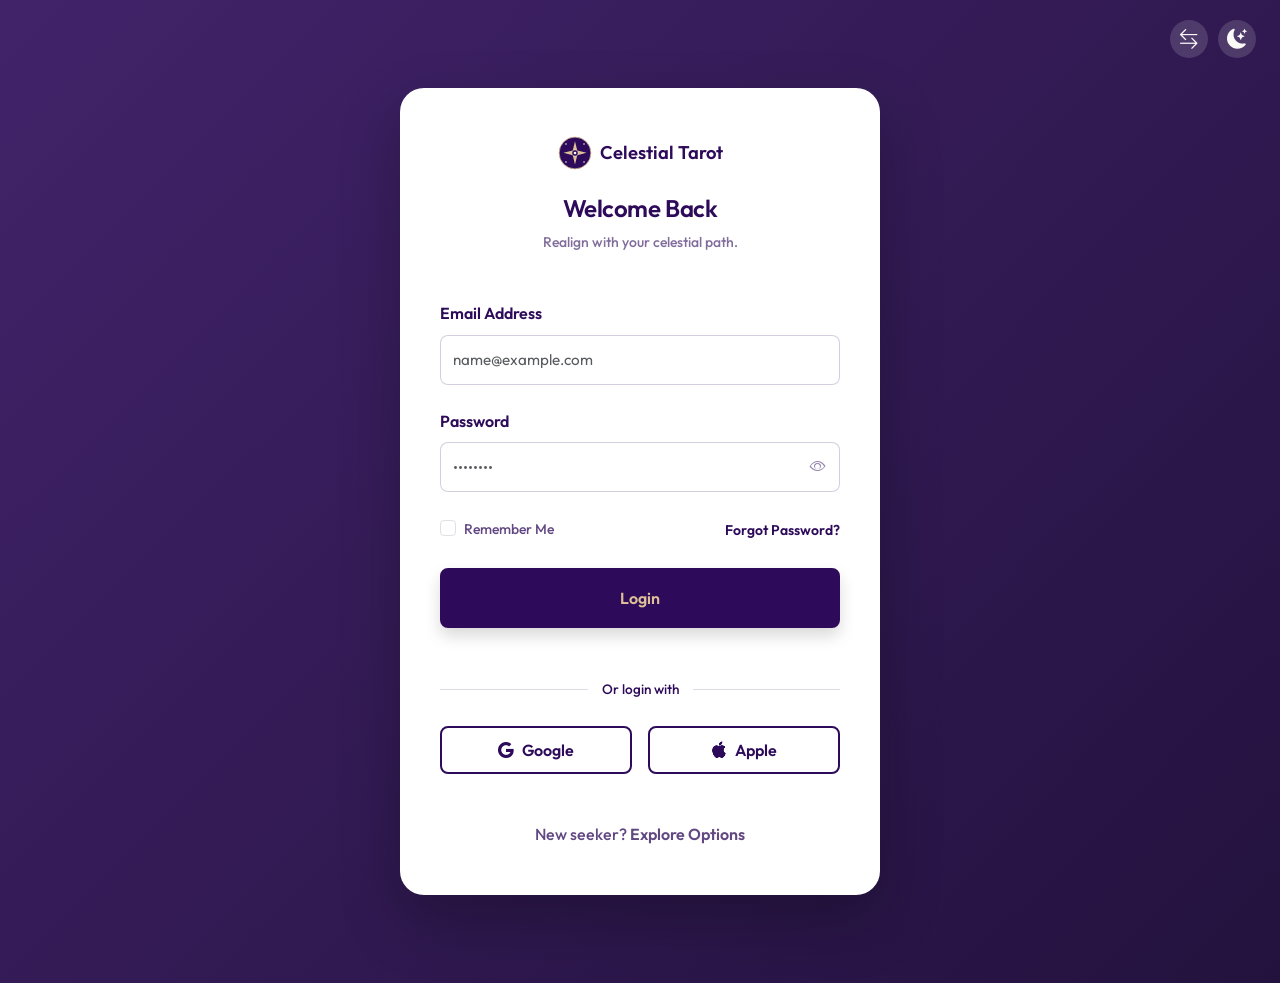
<file: login.html>
<!DOCTYPE html>
<html lang="en">
<head>
    <meta charset="UTF-8">
    <meta name="viewport" content="width=device-width, initial-scale=1.0">
    <title>Login | Celestial Tarot</title>
    <!-- Bootstrap 5 CSS -->
    <link href="https://cdn.jsdelivr.net/npm/bootstrap@5.3.0/dist/css/bootstrap.min.css" rel="stylesheet">
    <!-- Bootstrap Icons -->
    <link rel="stylesheet" href="https://cdn.jsdelivr.net/npm/bootstrap-icons@1.11.1/font/bootstrap-icons.css">
    <!-- Google Fonts -->
    <link href="https://fonts.googleapis.com/css2?family=Outfit:wght@300;400;600;700&display=swap" rel="stylesheet">
    <!-- Custom CSS -->
    <link rel="stylesheet" href="assets/css/style.css">
    <!-- Favicon -->
    <link rel="icon" type="image/svg+xml" href="assets/img/favicon.svg">
</head>
<body class="auth-bg">

    <div class="auth-controls">
        <div class="rtl-toggle" title="Toggle RTL">
            <i class="bi bi-arrow-left-right"></i>
        </div>
        <div class="theme-toggle" id="theme-toggle" title="Toggle Theme">
            <i class="bi bi-moon-stars-fill"></i>
        </div>
    </div>

    <div class="container d-flex align-items-center justify-content-center py-5">
        <div class="auth-card">
            <div class="text-center mb-5">
                <a href="index.html" class="navbar-brand d-flex align-items-center justify-content-center gap-2 mb-4">
                    <img src="assets/img/favicon.svg" alt="Celestial Tarot" width="34" height="34" style="border-radius:50%;">
                    <span class="fw-bold" style="font-size: 1.15rem;">Celestial Tarot</span>
                </a>
                <h4 class="fw-bold mt-2">Welcome Back</h4>
                <p class="text-muted small">Realign with your celestial path.</p>
            </div>

            <form action=\"index.html\">
                <div class="mb-4">
                    <label class="form-label fw-bold">Email Address</label>
                    <input type="email" class="form-control" placeholder="name@example.com" required>
                </div>
                <div class="mb-4">
                    <label class="form-label fw-bold">Password</label>
                    <div class="password-wrapper">
                        <input type="password" class="form-control" id="password" placeholder="••••••••" required>
                        <i class="bi bi-eye password-toggle" onclick="const p = document.getElementById('password'); p.type = p.type === 'password' ? 'text' : 'password'"></i>
                    </div>
                </div>
                <div class="d-flex justify-content-between align-items-center mb-4">
                    <div class="form-check">
                        <input type="checkbox" class="form-check-input" id="remember">
                        <label class="form-check-label small opacity-75" for="remember">Remember Me</label>
                    </div>
                    <a href="#" class="small text-decoration-none fw-bold text-primary">Forgot Password?</a>
                </div>
                <button type="submit" class="btn btn-primary w-100 py-3 mb-4 shadow">Login</button>
            </form>

            <div class="auth-divider">
                <span>Or login with</span>
            </div>

            <div class="row g-3">
                <div class="col-6">
                    <button class="btn btn-outline-primary bg-white w-100"><i class="bi bi-google me-2"></i>Google</button>
                </div>
                <div class="col-6">
                    <button class="btn btn-outline-primary bg-white w-100"><i class="bi bi-apple me-2"></i>Apple</button>
                </div>
            </div>

            <p class="text-center mt-5 mb-0 opacity-75">
                New seeker? <a href="signup.html" class="fw-bold text-decoration-none text-primary">Explore Options</a>
            </p>
        </div>
    </div>

    <!-- Bootstrap 5 JS Bundle -->
    <script src="https://cdn.jsdelivr.net/npm/bootstrap@5.3.0/dist/js/bootstrap.bundle.min.js"></script>
    <script src="assets/js/main.js"></script>
</body>
</html>
</file>
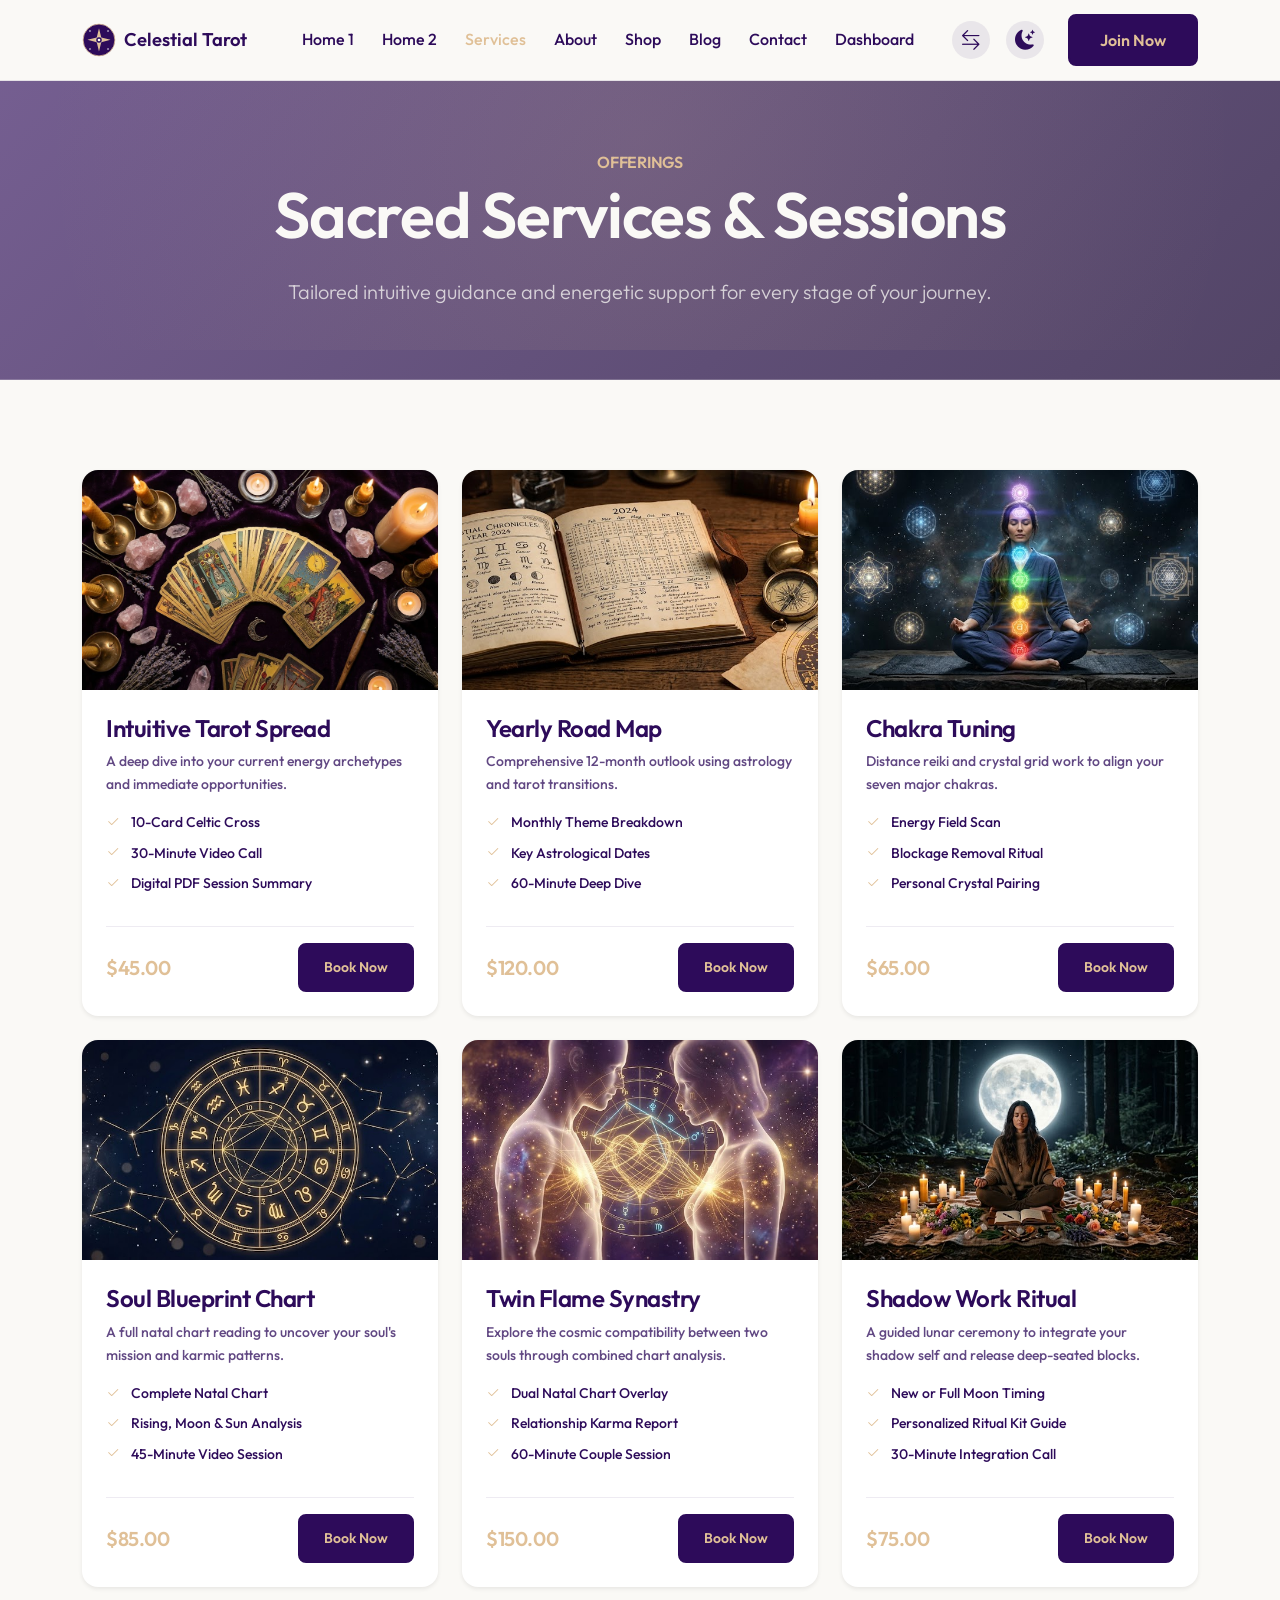
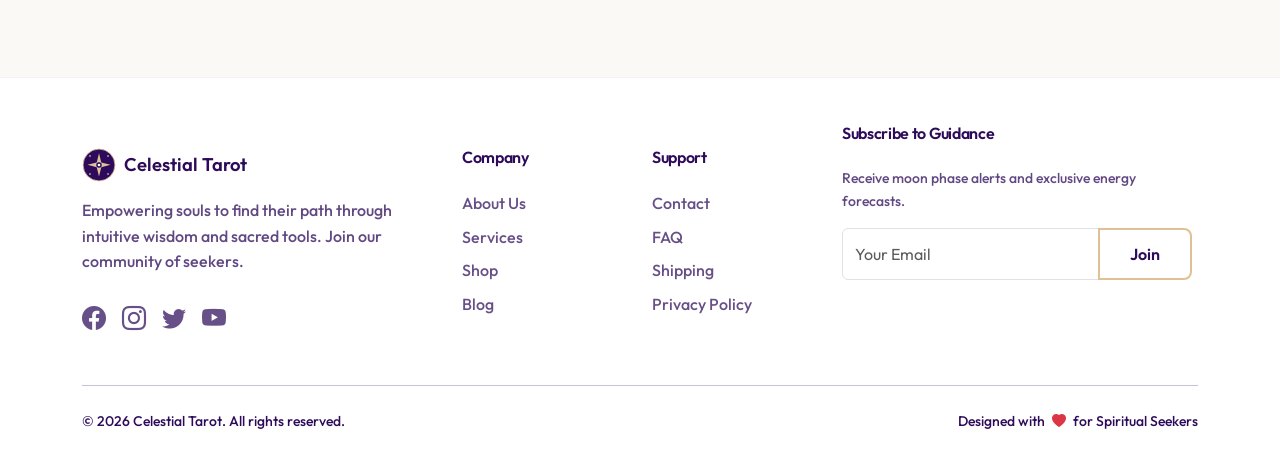
<file: services.html>
<!DOCTYPE html>
<html lang="en">

<head>
    <meta charset="UTF-8">
    <meta name="viewport" content="width=device-width, initial-scale=1.0">
    <title>Services | Celestial Tarot</title>
    <!-- Bootstrap 5 CSS -->
    <link href="https://cdn.jsdelivr.net/npm/bootstrap@5.3.0/dist/css/bootstrap.min.css" rel="stylesheet">
    <!-- Bootstrap Icons -->
    <link rel="stylesheet" href="https://cdn.jsdelivr.net/npm/bootstrap-icons@1.11.1/font/bootstrap-icons.css">
    <!-- Google Fonts -->
    <link href="https://fonts.googleapis.com/css2?family=Outfit:wght@300;400;600;700&display=swap" rel="stylesheet">
    <!-- Custom CSS -->
    <link rel="stylesheet" href="assets/css/style.css">
    <!-- Favicon -->
    <link rel="icon" type="image/svg+xml" href="assets/img/favicon.svg">
</head>

<body>

    <!-- Header / Navbar -->
    <nav class="navbar navbar-expand-xl sticky-top">
        <div class="container">
            <a class="navbar-brand d-flex align-items-center gap-2" href="index.html">
                <img src="assets/img/favicon.svg" alt="Celestial Tarot" width="34" height="34"
                    style="border-radius:50%;">
                <span class="fw-bold">Celestial Tarot</span>
            </a>

            <div class="d-flex align-items-center d-xl-none">
                <div class="rtl-toggle me-3" title="Toggle RTL"><i class="bi bi-arrow-left-right text-secondary"></i>
                </div>
                <div class="theme-toggle me-3" id="theme-toggle">
                    <i class="bi bi-moon-stars-fill text-secondary"></i>
                </div>
                <button class="navbar-toggler" type="button" data-bs-toggle="offcanvas"
                    data-bs-target="#offcanvasNavbar">
                    <span class="navbar-toggler-icon"></span>
                </button>
            </div>

            <div class="collapse navbar-collapse" id="navbarNav">
                <ul class="navbar-nav mx-auto">
                    <li class="nav-item"><a class="nav-link" href="index.html">Home 1</a></li>
                    <li class="nav-item"><a class="nav-link" href="index2.html">Home 2</a></li>
                    <li class="nav-item"><a class="nav-link active" href="services.html">Services</a></li>
                    <li class="nav-item"><a class="nav-link" href="about.html">About</a></li>
                    <li class="nav-item"><a class="nav-link" href="shop.html">Shop</a></li>
                    <li class="nav-item"><a class="nav-link" href="blog.html">Blog</a></li>
                    <li class="nav-item"><a class="nav-link" href="contact.html">Contact</a></li>
                    <li class="nav-item"><a class="nav-link" href="dashboard.html">Dashboard</a></li>
                </ul>
                <div class="d-flex align-items-center">
                    <div class="rtl-toggle me-3 d-none d-xl-flex" title="Toggle RTL">
                        <i class="bi bi-arrow-left-right text-secondary"></i>
                    </div>
                    <div class="theme-toggle me-4 d-none d-xl-flex" id="theme-toggle-desktop">
                        <i class="bi bi-moon-stars-fill text-secondary"></i>
                    </div>
                    <a href="signup.html" class="btn btn-primary">Join Now</a>
                </div>
            </div>
        </div>
    </nav>

    <!-- Mobile Offcanvas Menu -->
    <div class="offcanvas offcanvas-end" tabindex="-1" id="offcanvasNavbar" aria-labelledby="offcanvasNavbarLabel">
        <div class="offcanvas-header">
            <h5 class="offcanvas-title" id="offcanvasNavbarLabel">Menu</h5>
            <button type="button" class="btn-close" data-bs-dismiss="offcanvas" aria-label="Close"></button>
        </div>
        <div class="offcanvas-body">
            <ul class="navbar-nav justify-content-end flex-grow-1 pe-3">
                <li class="nav-item"><a class="nav-link" href="index.html">Home 1</a></li>
                <li class="nav-item"><a class="nav-link" href="index2.html">Home 2</a></li>
                <li class="nav-item"><a class="nav-link active" href="services.html">Services</a></li>
                <li class="nav-item"><a class="nav-link" href="about.html">About</a></li>
                <li class="nav-item"><a class="nav-link" href="shop.html">Shop</a></li>
                <li class="nav-item"><a class="nav-link" href="blog.html">Blog</a></li>
                <li class="nav-item"><a class="nav-link" href="contact.html">Contact</a></li>
                    <li class="nav-item"><a class="nav-link" href="dashboard.html">Dashboard</a></li>
                </ul>
            <div class="d-grid gap-2 mt-4">
                <a href="login.html" class="btn btn-outline-primary">Login</a>
                <a href="signup.html" class="btn btn-primary">Signup</a>
            </div>
        </div>
    </div>

    <!-- Page Header -->
    <header class="hero-section py-5 text-center" style="min-height: auto;">
        <div class="container py-4">
            <h6 class="text-secondary fw-bold text-uppercase mb-2">Offerings</h6>
            <h1 class="display-4 fw-bold">Sacred Services & Sessions</h1>
            <p class="lead mb-0 opacity-75">Tailored intuitive guidance and energetic support for every stage of your
                journey.</p>
        </div>
    </header>

    <!-- Services Grid -->
    <section class="section-padding">
        <div class="container">
            <div class="row g-4 d-flex align-items-stretch">
                <!-- Service 1 -->
                <div class="col-md-6 col-lg-4">
                    <div class="service-card shadow-sm h-100">
                        <img src="assets/img/service-tarot.jpg" class="img-fluid"
                            alt="Intuitive Tarot Spread Selection">
                        <div class="service-card-body">
                            <h4 class="fw-bold mb-2">Intuitive Tarot Spread</h4>
                            <p class="opacity-75 small mb-3">A deep dive into your current energy archetypes and
                                immediate opportunities.</p>
                            <ul class="list-unstyled small mb-4">
                                <li class="mb-2"><i class="bi bi-check2 text-secondary me-2"></i> 10-Card Celtic Cross
                                </li>
                                <li class="mb-2"><i class="bi bi-check2 text-secondary me-2"></i> 30-Minute Video Call
                                </li>
                                <li class="mb-2"><i class="bi bi-check2 text-secondary me-2"></i> Digital PDF Session
                                    Summary</li>
                            </ul>
                            <div class="service-card-footer">
                                <h5 class="text-secondary fw-bold mb-0 text-secondary">$45.00</h5>
                                <a href="contact.html?service=booking" class="btn btn-primary btn-sm px-4">Book Now</a>
                            </div>
                        </div>
                    </div>
                </div>
                <!-- Service 2 -->
                <div class="col-md-6 col-lg-4">
                    <div class="service-card shadow-sm h-100">
                        <img src="assets/img/service-roadmap.jpg" class="img-fluid" alt="Yearly Astrological Road Map">
                        <div class="service-card-body">
                            <h4 class="fw-bold mb-2">Yearly Road Map</h4>
                            <p class="opacity-75 small mb-3">Comprehensive 12-month outlook using astrology and tarot
                                transitions.</p>
                            <ul class="list-unstyled small mb-4">
                                <li class="mb-2"><i class="bi bi-check2 text-secondary me-2"></i> Monthly Theme
                                    Breakdown</li>
                                <li class="mb-2"><i class="bi bi-check2 text-secondary me-2"></i> Key Astrological Dates
                                </li>
                                <li class="mb-2"><i class="bi bi-check2 text-secondary me-2"></i> 60-Minute Deep Dive
                                </li>
                            </ul>
                            <div class="service-card-footer">
                                <h5 class="text-secondary fw-bold mb-0 text-secondary">$120.00</h5>
                                <a href="contact.html?service=booking" class="btn btn-primary btn-sm px-4">Book Now</a>
                            </div>
                        </div>
                    </div>
                </div>
                <!-- Service 3 -->
                <div class="col-md-6 col-lg-4">
                    <div class="service-card shadow-sm h-100">
                        <img src="assets/img/service-chakra.jpg" class="img-fluid" alt="Sacred Chakra Tuning Session">
                        <div class="service-card-body">
                            <h4 class="fw-bold mb-2">Chakra Tuning</h4>
                            <p class="opacity-75 small mb-3">Distance reiki and crystal grid work to align your seven
                                major chakras.</p>
                            <ul class="list-unstyled small mb-4">
                                <li class="mb-2"><i class="bi bi-check2 text-secondary me-2"></i> Energy Field Scan</li>
                                <li class="mb-2"><i class="bi bi-check2 text-secondary me-2"></i> Blockage Removal
                                    Ritual</li>
                                <li class="mb-2"><i class="bi bi-check2 text-secondary me-2"></i> Personal Crystal
                                    Pairing</li>
                            </ul>
                            <div class="service-card-footer">
                                <h5 class="text-secondary fw-bold mb-0 text-secondary">$65.00</h5>
                                <a href="contact.html?service=booking" class="btn btn-primary btn-sm px-4">Book Now</a>
                            </div>
                        </div>
                    </div>

                </div>
                <!-- Service 4 -->
                <div class="col-md-6 col-lg-4">
                    <div class="service-card shadow-sm h-100">
                        <img src="assets/img/service-blueprint.jpg
" class="img-fluid" alt="Soul Blueprint Birth Chart">
                        <div class="service-card-body">
                            <h4 class="fw-bold mb-2">Soul Blueprint Chart</h4>
                            <p class="opacity-75 small mb-3">A full natal chart reading to uncover your soul's mission
                                and karmic patterns.</p>
                            <ul class="list-unstyled small mb-4">
                                <li class="mb-2"><i class="bi bi-check2 text-secondary me-2"></i> Complete Natal Chart
                                </li>
                                <li class="mb-2"><i class="bi bi-check2 text-secondary me-2"></i> Rising, Moon & Sun
                                    Analysis</li>
                                <li class="mb-2"><i class="bi bi-check2 text-secondary me-2"></i> 45-Minute Video
                                    Session</li>
                            </ul>
                            <div class="service-card-footer">
                                <h5 class="text-secondary fw-bold mb-0">$85.00</h5>
                                <a href="contact.html?service=booking" class="btn btn-primary btn-sm px-4">Book Now</a>
                            </div>
                        </div>
                    </div>
                </div>
                <!-- Service 5 -->
                <div class="col-md-6 col-lg-4">
                    <div class="service-card shadow-sm h-100">
                        <img src="assets/img/service-synastry.jpg" class="img-fluid" alt="Twin Flame Synastry Reading">
                        <div class="service-card-body">
                            <h4 class="fw-bold mb-2">Twin Flame Synastry</h4>
                            <p class="opacity-75 small mb-3">Explore the cosmic compatibility between two souls through
                                combined chart analysis.</p>
                            <ul class="list-unstyled small mb-4">
                                <li class="mb-2"><i class="bi bi-check2 text-secondary me-2"></i> Dual Natal Chart
                                    Overlay</li>
                                <li class="mb-2"><i class="bi bi-check2 text-secondary me-2"></i> Relationship Karma
                                    Report</li>
                                <li class="mb-2"><i class="bi bi-check2 text-secondary me-2"></i> 60-Minute Couple
                                    Session</li>
                            </ul>
                            <div class="service-card-footer">
                                <h5 class="text-secondary fw-bold mb-0">$150.00</h5>
                                <a href="contact.html?service=booking" class="btn btn-primary btn-sm px-4">Book Now</a>
                            </div>
                        </div>
                    </div>
                </div>
                <!-- Service 6 -->
                <div class="col-md-6 col-lg-4">
                    <div class="service-card shadow-sm h-100">
                        <img src="assets/img/service-shadow.jpg" class="img-fluid" alt="Shadow Work Moon Ritual">
                        <div class="service-card-body">
                            <h4 class="fw-bold mb-2">Shadow Work Ritual</h4>
                            <p class="opacity-75 small mb-3">A guided lunar ceremony to integrate your shadow self and
                                release deep-seated blocks.</p>
                            <ul class="list-unstyled small mb-4">
                                <li class="mb-2"><i class="bi bi-check2 text-secondary me-2"></i> New or Full Moon
                                    Timing</li>
                                <li class="mb-2"><i class="bi bi-check2 text-secondary me-2"></i> Personalized Ritual
                                    Kit Guide</li>
                                <li class="mb-2"><i class="bi bi-check2 text-secondary me-2"></i> 30-Minute Integration
                                    Call</li>
                            </ul>
                            <div class="service-card-footer">
                                <h5 class="text-secondary fw-bold mb-0">$75.00</h5>
                                <a href="contact.html?service=booking" class="btn btn-primary btn-sm px-4">Book Now</a>
                            </div>
                        </div>
                    </div>
                </div>
            </div>
        </div>
    </section>

    <!-- Footer -->
    <footer class="footer">
        <div class="container">
            <div class="row g-4">
                <div class="col-lg-4 col-md-12 text-center text-lg-start">
                    <div class="d-flex align-items-center mb-3 justify-content-center justify-content-lg-start">
                        <img src="assets/img/favicon.svg" alt="Celestial Tarot" width="34" height="34" class="me-2"
                            style="border-radius:50%;">
                        <span class="fw-bold mb-0" style="font-size: 1.15rem;">Celestial Tarot</span>
                    </div>
                    <p class="opacity-75 mb-4">Empowering souls to find their path through intuitive wisdom and sacred
                        tools. Join our community of seekers.</p>
                    <div class="d-flex gap-3 justify-content-center justify-content-lg-start">
                        <a href="#"><i class="bi bi-facebook fs-4"></i></a>
                        <a href="#"><i class="bi bi-instagram fs-4"></i></a>
                        <a href="#"><i class="bi bi-twitter fs-4"></i></a>
                        <a href="#"><i class="bi bi-youtube fs-4"></i></a>
                    </div>
                </div>
                <div class="col-lg-2 col-md-6 text-center text-lg-start">
                    <h6 class="fw-bold mb-4">Company</h6>
                    <ul class="list-unstyled">
                        <li class="mb-2"><a href="about.html">About Us</a></li>
                        <li class="mb-2"><a href="services.html">Services</a></li>
                        <li class="mb-2"><a href="shop.html">Shop</a></li>
                        <li class="mb-2"><a href="blog.html">Blog</a></li>
                    </ul>
                </div>
                <div class="col-lg-2 col-md-6 text-center text-lg-start">
                    <h6 class="fw-bold mb-4">Support</h6>
                    <ul class="list-unstyled">
                        <li class="mb-2"><a href="contact.html">Contact</a></li>
                        <li class="mb-2"><a href="#">FAQ</a></li>
                        <li class="mb-2"><a href="#">Shipping</a></li>
                        <li class="mb-2"><a href="#">Privacy Policy</a></li>
                    </ul>
                </div>
                <div class="col-lg-4 col-md-12 text-center text-lg-start mt-4 mt-lg-0">
                    <h6 class="fw-bold mb-4">Subscribe to Guidance</h6>
                    <p class="small opacity-75">Receive moon phase alerts and exclusive energy forecasts.</p>
                    <form class="mt-3">
                        <div class="input-group mb-3 mx-auto mx-lg-0" style="max-width: 350px;">
                            <input type="email" class="form-control" placeholder="Your Email">
                            <button class="btn btn-secondary text-primary fw-bold" type="button">Join</button>
                        </div>
                    </form>
                </div>
            </div>
            <hr class="mt-5 mb-4 opacity-10">
            <div class="row align-items-center">
                <div class="col-md-6 text-center text-md-start">
                    <p class="small mb-0">&copy; 2026 Celestial Tarot. All rights reserved.</p>
                </div>
                <div class="col-md-6 text-center text-md-end mt-3 mt-md-0">
                    <p class="small mb-0">Designed with <i class="bi bi-heart-fill text-danger mx-1"></i> for Spiritual
                        Seekers</p>
                </div>
            </div>
        </div>
    </footer>

    <!-- Bootstrap 5 JS Bundle -->
    <script src="https://cdn.jsdelivr.net/npm/bootstrap@5.3.0/dist/js/bootstrap.bundle.min.js"></script>
    <script src="assets/js/main.js"></script>
</body>

</html>
</file>
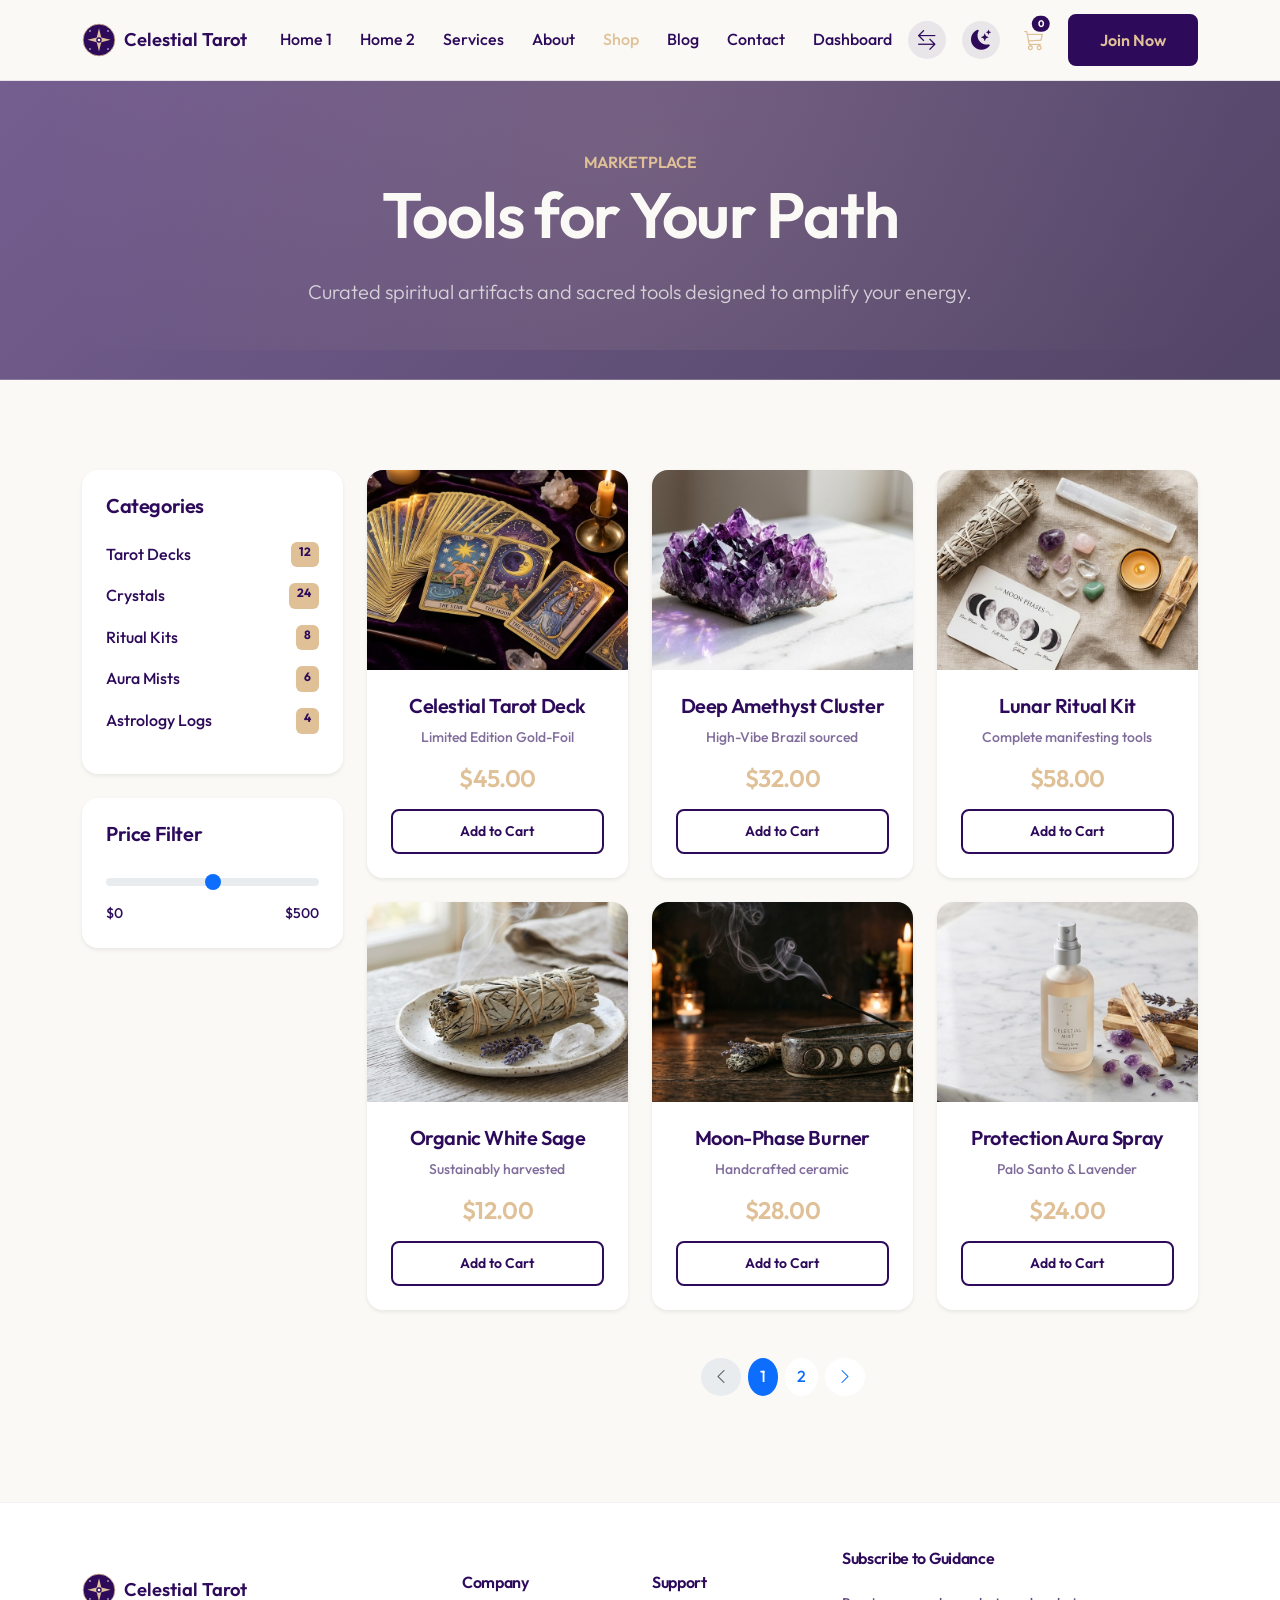
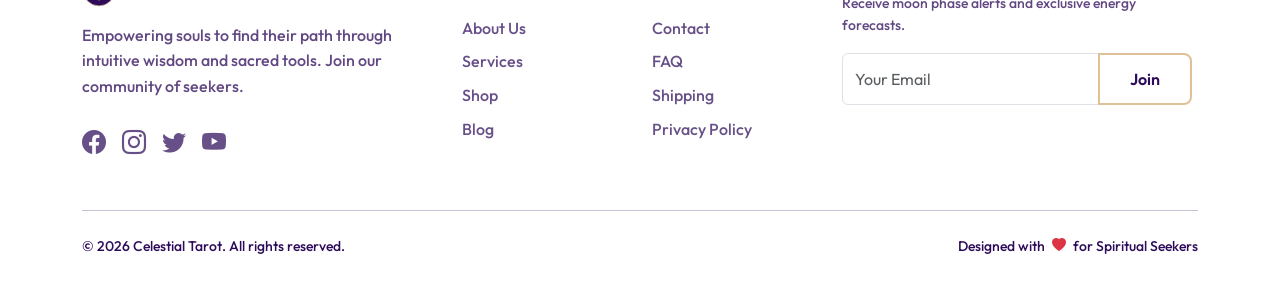
<file: shop.html>
<!DOCTYPE html>
<html lang="en">

<head>
    <meta charset="UTF-8">
    <meta name="viewport" content="width=device-width, initial-scale=1.0">
    <title>Sacred Shop | Celestial Tarot</title>
    <!-- Bootstrap 5 CSS -->
    <link href="https://cdn.jsdelivr.net/npm/bootstrap@5.3.0/dist/css/bootstrap.min.css" rel="stylesheet">
    <!-- Bootstrap Icons -->
    <link rel="stylesheet" href="https://cdn.jsdelivr.net/npm/bootstrap-icons@1.11.1/font/bootstrap-icons.css">
    <!-- Google Fonts -->
    <link href="https://fonts.googleapis.com/css2?family=Outfit:wght@300;400;600;700&display=swap" rel="stylesheet">
    <!-- Custom CSS -->
    <link rel="stylesheet" href="assets/css/style.css">
    <!-- Favicon -->
    <link rel="icon" type="image/svg+xml" href="assets/img/favicon.svg">
</head>

<body>

    <!-- Header / Navbar -->
    <nav class="navbar navbar-expand-xl sticky-top">
        <div class="container">
            <a class="navbar-brand d-flex align-items-center gap-2" href="index.html">
                <img src="assets/img/favicon.svg" alt="Celestial Tarot" width="34" height="34"
                    style="border-radius:50%;">
                <span class="fw-bold">Celestial Tarot</span>
            </a>

            <div class="d-flex align-items-center d-xl-none">
                <div class="rtl-toggle me-3" title="Toggle RTL"><i class="bi bi-arrow-left-right text-secondary"></i>
                </div>
                <div class="theme-toggle me-3" id="theme-toggle">
                    <i class="bi bi-moon-stars-fill text-secondary"></i>
                </div>
                <button class="navbar-toggler" type="button" data-bs-toggle="offcanvas"
                    data-bs-target="#offcanvasNavbar">
                    <span class="navbar-toggler-icon"></span>
                </button>
            </div>

            <div class="collapse navbar-collapse" id="navbarNav">
                <ul class="navbar-nav mx-auto">
                    <li class="nav-item"><a class="nav-link" href="index.html">Home 1</a></li>
                    <li class="nav-item"><a class="nav-link" href="index2.html">Home 2</a></li>
                    <li class="nav-item"><a class="nav-link" href="services.html">Services</a></li>
                    <li class="nav-item"><a class="nav-link" href="about.html">About</a></li>
                    <li class="nav-item"><a class="nav-link active" href="shop.html">Shop</a></li>
                    <li class="nav-item"><a class="nav-link" href="blog.html">Blog</a></li>
                    <li class="nav-item"><a class="nav-link" href="contact.html">Contact</a></li>
                    <li class="nav-item"><a class="nav-link" href="dashboard.html">Dashboard</a></li>
                </ul>
                <div class="d-flex align-items-center">
                    <div class="rtl-toggle me-3 d-none d-xl-flex" title="Toggle RTL">
                        <i class="bi bi-arrow-left-right text-secondary"></i>
                    </div>
                    <div class="theme-toggle me-4 d-none d-xl-flex" id="theme-toggle-desktop">
                        <i class="bi bi-moon-stars-fill text-secondary"></i>
                    </div>
                    <div class="me-4 position-relative cursor-pointer d-none d-xl-block">
                        <i class="bi bi-cart3 fs-5 text-secondary"></i>
                        <span class="position-absolute translate-middle badge rounded-pill bg-primary"
                            style="top: 0; right: -15px; font-size: 0.6rem;">0</span>
                    </div>
                    <a href="signup.html" class="btn btn-primary">Join Now</a>
                </div>
            </div>
        </div>
    </nav>

    <!-- Mobile Offcanvas Menu -->
    <div class="offcanvas offcanvas-end" tabindex="-1" id="offcanvasNavbar" aria-labelledby="offcanvasNavbarLabel">
        <div class="offcanvas-header">
            <h5 class="offcanvas-title" id="offcanvasNavbarLabel">Menu</h5>
            <button type="button" class="btn-close" data-bs-dismiss="offcanvas" aria-label="Close"></button>
        </div>
        <div class="offcanvas-body">
            <ul class="navbar-nav justify-content-end flex-grow-1 pe-3">
                <li class="nav-item"><a class="nav-link" href="index.html">Home 1</a></li>
                <li class="nav-item"><a class="nav-link" href="index2.html">Home 2</a></li>
                <li class="nav-item"><a class="nav-link" href="services.html">Services</a></li>
                <li class="nav-item"><a class="nav-link" href="about.html">About</a></li>
                <li class="nav-item"><a class="nav-link active" href="shop.html">Shop</a></li>
                <li class="nav-item"><a class="nav-link" href="blog.html">Blog</a></li>
                <li class="nav-item"><a class="nav-link" href="contact.html">Contact</a></li>
                    <li class="nav-item"><a class="nav-link" href="dashboard.html">Dashboard</a></li>
                </ul>
            <div class="d-grid gap-2 mt-4">
                <a href="login.html" class="btn btn-outline-primary">Login</a>
                <a href="signup.html" class="btn btn-primary">Signup</a>
            </div>
        </div>
    </div>

    <!-- Page Header -->
    <section class="hero-section py-5 text-center" style="min-height: auto;">
        <div class="container py-4">
            <h6 class="text-secondary fw-bold text-uppercase mb-2">Marketplace</h6>
            <h1 class="display-4 fw-bold">Tools for Your Path</h1>
            <p class="lead mb-0 opacity-75">Curated spiritual artifacts and sacred tools designed to amplify your
                energy.</p>
        </div>
    </section>

    <!-- Content -->
    <section class="section-padding">
        <div class="container">
            <div class="row g-4">
                <!-- Shop Sidebar -->
                <div class="col-lg-3">
                    <div class="card p-4 border-0 shadow-sm glass-card mb-4 mt-lg-0 mt-4">
                        <h5 class="fw-bold mb-4">Categories</h5>
                        <ul class="list-unstyled mb-0">
                            <li class="mb-3"><a href="#"
                                    class="text-primary text-decoration-none d-flex justify-content-between">Tarot Decks
                                    <span class="badge bg-secondary text-primary">12</span></a></li>
                            <li class="mb-3"><a href="#"
                                    class="text-primary text-decoration-none d-flex justify-content-between">Crystals
                                    <span class="badge bg-secondary text-primary">24</span></a></li>
                            <li class="mb-3"><a href="#"
                                    class="text-primary text-decoration-none d-flex justify-content-between">Ritual Kits
                                    <span class="badge bg-secondary text-primary">8</span></a></li>
                            <li class="mb-3"><a href="#"
                                    class="text-primary text-decoration-none d-flex justify-content-between">Aura Mists
                                    <span class="badge bg-secondary text-primary">6</span></a></li>
                            <li class="mb-3"><a href="#"
                                    class="text-primary text-decoration-none d-flex justify-content-between">Astrology
                                    Logs <span class="badge bg-secondary text-primary">4</span></a></li>
                        </ul>
                    </div>
                    <div class="card p-4 border-0 shadow-sm glass-card">
                        <h5 class="fw-bold mb-4">Price Filter</h5>
                        <input type="range" class="form-range" min="0" max="500" step="10">
                        <div class="d-flex justify-content-between small text-muted mt-2">
                            <span>$0</span>
                            <span>$500</span>
                        </div>
                    </div>
                </div>

                <!-- Products Grid -->
                <div class="col-lg-9">
                    <div class="row g-4">
                        <!-- Product 1 -->
                        <div class="col-md-4 col-sm-6">
                            <div class="card h-100 border-0 shadow-sm overflow-hidden text-primary">
                                <img src="assets/img/shop-tarot-deck.jpg" class="card-img-top hover-zoom"
                                    alt="Celestial Tarot Deck" style="height: 200px; object-fit: cover;">
                                <div class="card-body p-4 text-center">
                                    <h5 class="fw-bold">Celestial Tarot Deck</h5>
                                    <p class="small text-muted mb-3">Limited Edition Gold-Foil</p>
                                    <h4 class="text-secondary fw-bold mb-3">$45.00</h4>
                                    <button class="btn btn-outline-primary btn-sm w-100">Add to Cart</button>
                                </div>
                            </div>
                        </div>
                        <!-- Product 2 -->
                        <div class="col-md-4 col-sm-6">
                            <div class="card h-100 border-0 shadow-sm overflow-hidden text-primary">
                                <img src="assets/img/shop-amethyst.jpg" class="card-img-top hover-zoom"
                                    alt="Deep Amethyst Cluster" style="height: 200px; object-fit: cover;">
                                <div class="card-body p-4 text-center">
                                    <h5 class="fw-bold">Deep Amethyst Cluster</h5>
                                    <p class="small text-muted mb-3">High-Vibe Brazil sourced</p>
                                    <h4 class="text-secondary fw-bold mb-3">$32.00</h4>
                                    <button class="btn btn-outline-primary btn-sm w-100">Add to Cart</button>
                                </div>
                            </div>
                        </div>
                        <!-- Product 3 -->
                        <div class="col-md-4 col-sm-6">
                            <div class="card h-100 border-0 shadow-sm overflow-hidden text-primary">
                                <img src="assets/img/shop-ritual-kit.jpg" class="card-img-top hover-zoom"
                                    alt="Lunar Manifestation Kit" style="height: 200px; object-fit: cover;">
                                <div class="card-body p-4 text-center">
                                    <h5 class="fw-bold">Lunar Ritual Kit</h5>
                                    <p class="small text-muted mb-3">Complete manifesting tools</p>
                                    <h4 class="text-secondary fw-bold mb-3">$58.00</h4>
                                    <button class="btn btn-outline-primary btn-sm w-100">Add to Cart</button>
                                </div>
                            </div>
                        </div>
                        <!-- Product 4 -->
                        <div class="col-md-4 col-sm-6">
                            <div class="card h-100 border-0 shadow-sm overflow-hidden text-primary">
                                <img src="assets/img/shop-sage.jpg" class="card-img-top hover-zoom"
                                    alt="Organic Cleansing Sage" style="height: 200px; object-fit: cover;">
                                <div class="card-body p-4 text-center">
                                    <h5 class="fw-bold">Organic White Sage</h5>
                                    <p class="small text-muted mb-3">Sustainably harvested</p>
                                    <h4 class="text-secondary fw-bold mb-3">$12.00</h4>
                                    <button class="btn btn-outline-primary btn-sm w-100">Add to Cart</button>
                                </div>
                            </div>
                        </div>
                        <!-- Product 5 -->
                        <div class="col-md-4 col-sm-6">
                            <div class="card h-100 border-0 shadow-sm overflow-hidden text-primary">
                                <img src="assets/img/shop-burner.jpg" class="card-img-top hover-zoom"
                                    alt="Handcrafted Ritual Burner" style="height: 200px; object-fit: cover;">
                                <div class="card-body p-4 text-center">
                                    <h5 class="fw-bold">Moon-Phase Burner</h5>
                                    <p class="small text-muted mb-3">Handcrafted ceramic</p>
                                    <h4 class="text-secondary fw-bold mb-3">$28.00</h4>
                                    <button class="btn btn-outline-primary btn-sm w-100">Add to Cart</button>
                                </div>
                            </div>
                        </div>
                        <!-- Product 6 -->
                        <div class="col-md-4 col-sm-6">
                            <div class="card h-100 border-0 shadow-sm overflow-hidden text-primary">
                                <img src="assets/img/shop-spray.jpg" class="card-img-top hover-zoom"
                                    alt="Sacred Aura Protection Mist" style="height: 200px; object-fit: cover;">
                                <div class="card-body p-4 text-center">
                                    <h5 class="fw-bold">Protection Aura Spray</h5>
                                    <p class="small text-muted mb-3">Palo Santo & Lavender</p>
                                    <h4 class="text-secondary fw-bold mb-3">$24.00</h4>
                                    <button class="btn btn-outline-primary btn-sm w-100">Add to Cart</button>
                                </div>
                            </div>
                        </div>
                    </div>

                    <!-- Pagination -->
                    <div class="d-flex justify-content-center mt-5">
                        <nav>
                            <ul class="pagination">
                                <li class="page-item disabled"><a class="page-link border-0 rounded-circle me-2"
                                        href="#"><i class="bi bi-chevron-left"></i></a></li>
                                <li class="page-item active"><a class="page-link border-0 rounded-circle me-2"
                                        href="#">1</a></li>
                                <li class="page-item"><a class="page-link border-0 rounded-circle me-2" href="#">2</a>
                                </li>
                                <li class="page-item"><a class="page-link border-0 rounded-circle" href="#"><i
                                            class="bi bi-chevron-right"></i></a></li>
                            </ul>
                        </nav>
                    </div>
                </div>
            </div>
        </div>
    </section>

    <!-- Footer -->
    <footer class="footer">
        <div class="container">
            <div class="row g-4">
                <div class="col-lg-4 col-md-12 text-center text-lg-start">
                    <div class="d-flex align-items-center mb-3 justify-content-center justify-content-lg-start">
                        <img src="assets/img/favicon.svg" alt="Celestial Tarot" width="34" height="34" class="me-2"
                            style="border-radius:50%;">
                        <span class="fw-bold mb-0" style="font-size: 1.15rem;">Celestial Tarot</span>
                    </div>
                    <p class="opacity-75 mb-4">Empowering souls to find their path through intuitive wisdom and sacred
                        tools. Join our community of seekers.</p>
                    <div class="d-flex gap-3 justify-content-center justify-content-lg-start">
                        <a href="#"><i class="bi bi-facebook fs-4"></i></a>
                        <a href="#"><i class="bi bi-instagram fs-4"></i></a>
                        <a href="#"><i class="bi bi-twitter fs-4"></i></a>
                        <a href="#"><i class="bi bi-youtube fs-4"></i></a>
                    </div>
                </div>
                <div class="col-lg-2 col-md-6 text-center text-lg-start">
                    <h6 class="fw-bold mb-4">Company</h6>
                    <ul class="list-unstyled">
                        <li class="mb-2"><a href="about.html">About Us</a></li>
                        <li class="mb-2"><a href="services.html">Services</a></li>
                        <li class="mb-2"><a href="shop.html">Shop</a></li>
                        <li class="mb-2"><a href="blog.html">Blog</a></li>
                    </ul>
                </div>
                <div class="col-lg-2 col-md-6 text-center text-lg-start">
                    <h6 class="fw-bold mb-4">Support</h6>
                    <ul class="list-unstyled">
                        <li class="mb-2"><a href="contact.html">Contact</a></li>
                        <li class="mb-2"><a href="#">FAQ</a></li>
                        <li class="mb-2"><a href="#">Shipping</a></li>
                        <li class="mb-2"><a href="#">Privacy Policy</a></li>
                    </ul>
                </div>
                <div class="col-lg-4 col-md-12 text-center text-lg-start mt-4 mt-lg-0">
                    <h6 class="fw-bold mb-4">Subscribe to Guidance</h6>
                    <p class="small opacity-75">Receive moon phase alerts and exclusive energy forecasts.</p>
                    <form class="mt-3">
                        <div class="input-group mb-3 mx-auto mx-lg-0" style="max-width: 350px;">
                            <input type="email" class="form-control" placeholder="Your Email">
                            <button class="btn btn-secondary text-primary fw-bold" type="button">Join</button>
                        </div>
                    </form>
                </div>
            </div>
            <hr class="mt-5 mb-4 opacity-10">
            <div class="row align-items-center">
                <div class="col-md-6 text-center text-md-start">
                    <p class="small mb-0">&copy; 2026 Celestial Tarot. All rights reserved.</p>
                </div>
                <div class="col-md-6 text-center text-md-end mt-3 mt-md-0">
                    <p class="small mb-0">Designed with <i class="bi bi-heart-fill text-danger mx-1"></i> for Spiritual
                        Seekers</p>
                </div>
            </div>
        </div>
    </footer>

    <!-- Back to top -->
    <div id="back-to-top" class="back-to-top">
        <i class="bi bi-arrow-up"></i>
    </div>

    <!-- Bootstrap 5 JS Bundle -->
    <script src="https://cdn.jsdelivr.net/npm/bootstrap@5.3.0/dist/js/bootstrap.bundle.min.js"></script>
    <!-- Custom JS -->
    <script src="assets/js/main.js"></script>
</body>

</html>
</file>
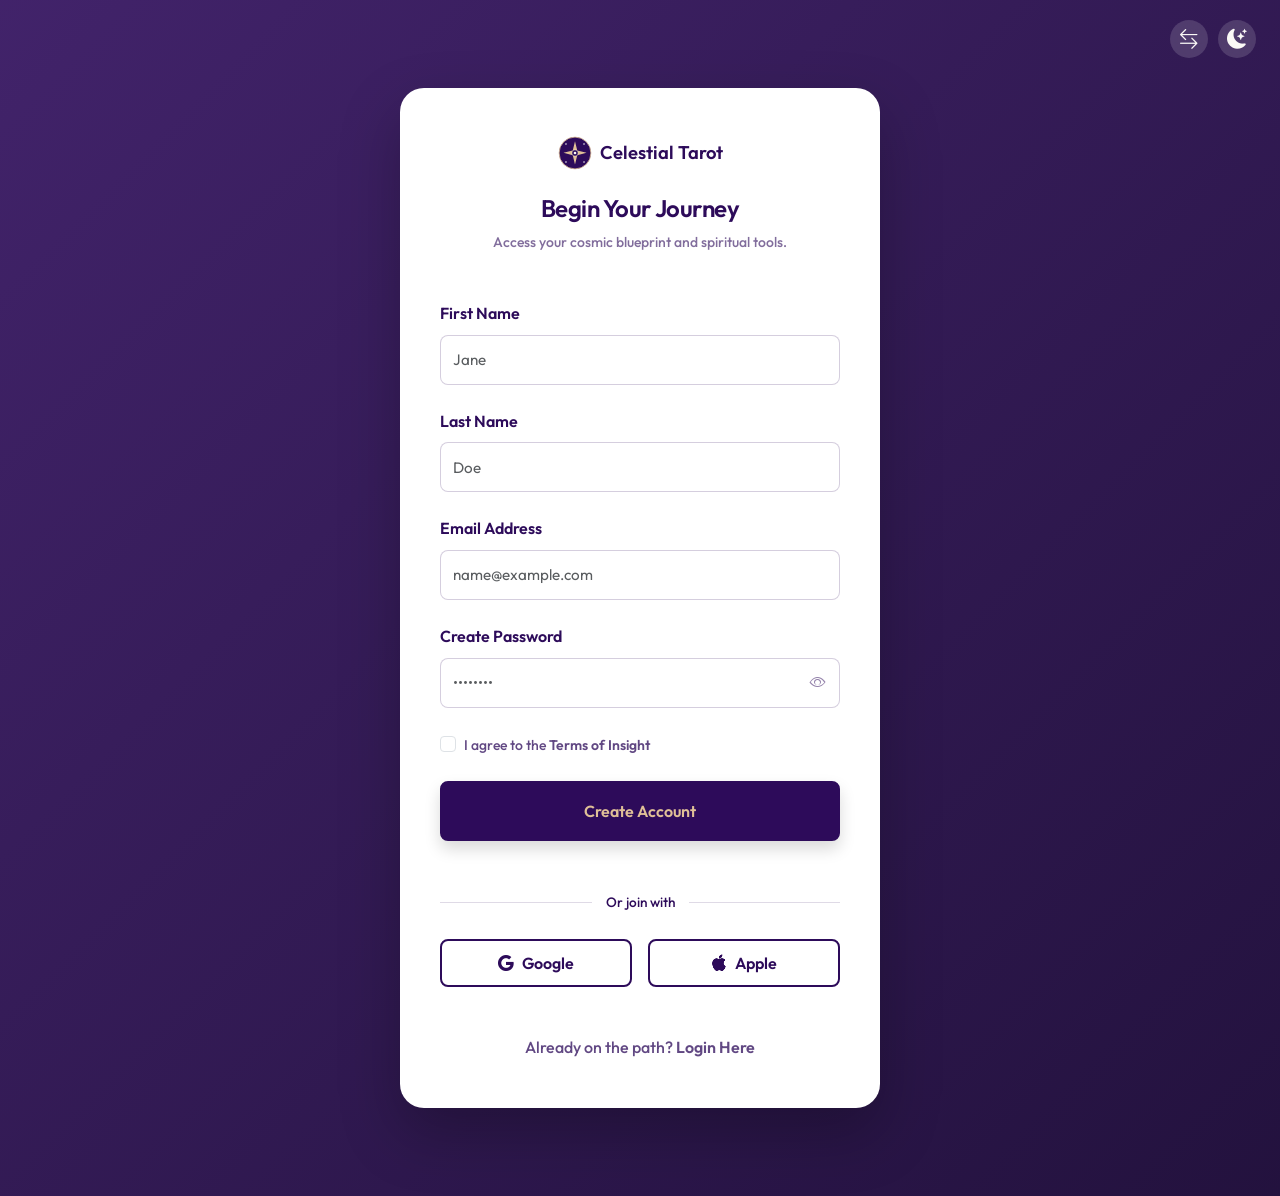
<file: signup.html>
<!DOCTYPE html>
<html lang="en">
<head>
    <meta charset="UTF-8">
    <meta name="viewport" content="width=device-width, initial-scale=1.0">
    <title>Create Account | Celestial Tarot</title>
    <!-- Bootstrap 5 CSS -->
    <link href="https://cdn.jsdelivr.net/npm/bootstrap@5.3.0/dist/css/bootstrap.min.css" rel="stylesheet">
    <!-- Bootstrap Icons -->
    <link rel="stylesheet" href="https://cdn.jsdelivr.net/npm/bootstrap-icons@1.11.1/font/bootstrap-icons.css">
    <!-- Google Fonts -->
    <link href="https://fonts.googleapis.com/css2?family=Outfit:wght@300;400;600;700&display=swap" rel="stylesheet">
    <!-- Custom CSS -->
    <link rel="stylesheet" href="assets/css/style.css">
    <!-- Favicon -->
    <link rel="icon" type="image/svg+xml" href="assets/img/favicon.svg">
</head>
<body class="auth-bg">

    <div class="auth-controls">
        <div class="rtl-toggle" title="Toggle RTL">
            <i class="bi bi-arrow-left-right"></i>
        </div>
        <div class="theme-toggle" id="theme-toggle" title="Toggle Theme">
            <i class="bi bi-moon-stars-fill"></i>
        </div>
    </div>

    <div class="container d-flex align-items-center justify-content-center py-5">
        <div class="auth-card">
            <div class="text-center mb-5">
                <a href="index.html" class="navbar-brand d-flex align-items-center justify-content-center gap-2 mb-4">
                    <img src="assets/img/favicon.svg" alt="Celestial Tarot" width="34" height="34" style="border-radius:50%;">
                    <span class="fw-bold" style="font-size: 1.15rem;">Celestial Tarot</span>
                </a>
                <h4 class="fw-bold mt-2">Begin Your Journey</h4>
                <p class="text-muted small">Access your cosmic blueprint and spiritual tools.</p>
            </div>

            <form action=\"index.html\">
                <div class="mb-4">
                    <label class="form-label fw-bold">First Name</label>
                    <input type="text" class="form-control" name="fname" placeholder="Jane" required>
                </div>
                <div class="mb-4">
                    <label class="form-label fw-bold">Last Name</label>
                    <input type="text" class="form-control" name="lname" placeholder="Doe" required>
                </div>
                <div class="mb-4">
                    <label class="form-label fw-bold">Email Address</label>
                    <input type="email" class="form-control" placeholder="name@example.com" required>
                </div>
                <div class="mb-4">
                    <label class="form-label fw-bold">Create Password</label>
                    <div class="password-wrapper">
                        <input type="password" class="form-control" id="signup-password" placeholder="••••••••" required>
                        <i class="bi bi-eye password-toggle" onclick="const p = document.getElementById('signup-password'); p.type = p.type === 'password' ? 'text' : 'password'"></i>
                    </div>
                </div>
                <div class="mb-4">
                    <div class="form-check">
                        <input type="checkbox" class="form-check-input" id="terms" required>
                        <label class="form-check-label small opacity-75" for="terms">
                            I agree to the <a href="#" class="text-primary text-decoration-none fw-bold">Terms of Insight</a>
                        </label>
                    </div>
                </div>
                <button type="submit" class="btn btn-primary w-100 py-3 mb-4 shadow">Create Account</button>
            </form>

            <div class="auth-divider">
                <span>Or join with</span>
            </div>

            <div class="row g-3">
                <div class="col-6">
                    <button class="btn btn-outline-primary bg-white w-100"><i class="bi bi-google me-2"></i>Google</button>
                </div>
                <div class="col-6">
                    <button class="btn btn-outline-primary bg-white w-100"><i class="bi bi-apple me-2"></i>Apple</button>
                </div>
            </div>

            <p class="text-center mt-5 mb-0 opacity-75">
                Already on the path? <a href="login.html" class="fw-bold text-decoration-none text-primary">Login Here</a>
            </p>
        </div>
    </div>

    <!-- Bootstrap 5 JS Bundle -->
    <script src="https://cdn.jsdelivr.net/npm/bootstrap@5.3.0/dist/js/bootstrap.bundle.min.js"></script>
    <script src="assets/js/main.js"></script>
</body>
</html>
</file>
<file: assets/css/style.css>
/* ===========================
   CELESTIAL TAROT - STYLE.CSS
   2-Color Palette: Primary (#2D0B5A) + Secondary (#E0C097)
   =========================== */

:root {
    --primary-color: #2D0B5A;
    --secondary-color: #E0C097;
    --bg-color: #FAF9F6;
    --text-color: #2D0B5A;
    --card-bg: #FFFFFF;
    --nav-bg: #FAF9F6;
    --transition: all 0.3s ease;
}

[data-theme="dark"] {
    --primary-color: #E0C097;
    --secondary-color: #FAF9F6;
    --bg-color: #0D0520;
    --text-color: #FAF9F6;
    --card-bg: #1A0836;
    --nav-bg: #1A0836;
}

/* ===========================
   BASE
   =========================== */
*,
*::before,
*::after {
    box-sizing: border-box;
}

body {
    font-family: 'Outfit', sans-serif;
    background-color: var(--bg-color);
    color: var(--text-color);
    transition: var(--transition);
    overflow-x: hidden;
    line-height: 1.6;
    font-weight: 500;
}

h1,
h2,
h3,
h4,
h5,
h6 {
    font-weight: 600;
    letter-spacing: -0.02em;
}

.fw-bold, .fw-bolder, .fw-semibold {
    font-weight: 600 !important;
}

/* ===========================
   TYPOGRAPHY UTILITIES
   =========================== */
.text-primary {
    color: var(--primary-color) !important;
}

.text-secondary {
    color: var(--secondary-color) !important;
}



.text-muted {
    color: rgba(45, 11, 90, 0.6) !important;
}

.bg-primary {
    background-color: var(--primary-color) !important;
}

.bg-secondary {
    background-color: var(--secondary-color) !important;
}

[data-theme="dark"] .text-muted {
    color: rgba(250, 249, 246, 0.6) !important;
}

/* ===========================
   GLASS CARD
   =========================== */
.glass-card {
    background: rgba(255, 255, 255, 0.7);
    backdrop-filter: blur(10px);
    border: 1px solid rgba(255, 255, 255, 0.2);
    box-shadow: 0 8px 32px 0 rgba(45, 11, 90, 0.07);
}

[data-theme="dark"] .glass-card {
    background: rgba(26, 8, 54, 0.85);
    border: 1px solid rgba(224, 192, 151, 0.15);
    color: #FAF9F6;
}

/* ===========================
   BUTTONS
   =========================== */
.btn-primary {
    background: #2D0B5A;
    border: 2px solid #2D0B5A;
    color: #E0C097;
    padding: 12px 30px;
    border-radius: 8px;
    font-weight: 600;
    transition: var(--transition);
    display: inline-flex;
    align-items: center;
    justify-content: center;
}

.btn-primary:hover {
    background: transparent;
    color: #2D0B5A;
    border-color: #2D0B5A;
    transform: translateY(-2px);
}

[data-theme="dark"] .btn-primary {
    background: #E0C097;
    border-color: #E0C097;
    color: #2D0B5A;
}

[data-theme="dark"] .btn-primary:hover {
    background: transparent;
    color: #E0C097;
    border-color: #E0C097;
}

.btn-secondary {
    background: transparent;
    border: 2px solid #E0C097;
    color: #E0C097;
    padding: 12px 30px;
    border-radius: 8px;
    font-weight: 600;
    transition: var(--transition);
    display: inline-flex;
    align-items: center;
    justify-content: center;
}

.btn-secondary:hover {
    background: #E0C097;
    color: #2D0B5A;
    transform: translateY(-2px);
}

[data-theme="dark"] .btn-secondary {
    border-color: #FAF9F6;
    color: #FAF9F6;
}

[data-theme="dark"] .btn-secondary:hover {
    background: #FAF9F6;
    color: #2D0B5A;
}

[data-theme="dark"] .badge.bg-primary {
    color: #2D0B5A !important;
}

[data-theme="dark"] .dark-purple-on-gold {
    color: #2D0B5A !important;
}

.btn-outline-primary {
    color: #2D0B5A;
    border: 2px solid #2D0B5A;
    padding: 10px 25px;
    border-radius: 8px;
    font-weight: 600;
    transition: var(--transition);
}

.btn-outline-primary:hover {
    background-color: #2D0B5A;
    color: #E0C097;
}

[data-theme="dark"] .btn-outline-primary {
    color: #E0C097;
    border-color: #E0C097;
}

[data-theme="dark"] .btn-outline-primary:hover {
    background: #E0C097;
    color: #2D0B5A;
}

/* ===========================
   NAVBAR
   =========================== */
.navbar {
    background-color: var(--nav-bg) !important;
    border-bottom: 1px solid rgba(45, 11, 90, 0.1);
    padding: 14px 0;
    transition: var(--transition);
}

[data-theme="dark"] .navbar {
    border-bottom: 1px solid rgba(224, 192, 151, 0.15);
}

.navbar-brand {
    font-size: 1.15rem;
    font-weight: 700;
    color: var(--primary-color) !important;
    text-decoration: none;
}

[data-theme="dark"] .navbar-brand {
    color: var(--primary-color) !important;
}

.navbar-brand img {
    border-radius: 50%;
}

.nav-link {
    color: var(--text-color) !important;
    font-weight: 500;
    margin: 0 6px;
    transition: var(--transition);
}

[data-theme="dark"] .nav-link {
    color: var(--primary-color) !important;
}

.nav-link:hover,
.nav-link.active {
    color: var(--secondary-color) !important;
    opacity: 1;
}

[data-theme="dark"] .nav-link:hover,
[data-theme="dark"] .nav-link.active {
    color: #FFFFFF !important;
}

.dropdown-menu {
    background-color: var(--card-bg);
    border-radius: 12px;
    padding: 10px;
    margin-top: 10px;
    border: 1px solid rgba(45, 11, 90, 0.08);
    box-shadow: 0 8px 32px rgba(45, 11, 90, 0.1);
}

[data-theme="dark"] .dropdown-menu {
    background-color: #1A0836;
    border-color: rgba(224, 192, 151, 0.15);
}

.dropdown-item {
    color: var(--text-color);
    font-weight: 500;
    border-radius: 8px;
    padding: 8px 20px;
    transition: var(--transition);
}

.dropdown-item:hover {
    background-color: #E0C097;
    color: #2D0B5A;
}

[data-theme="dark"] .dropdown-item {
    color: #FAF9F6;
}

[data-theme="dark"] .dropdown-item:hover {
    background-color: #2D0B5A;
    color: #E0C097;
}

/* Navbar toggler */
.navbar-toggler {
    border: none;
    padding: 4px 8px;
}

.navbar-toggler:focus {
    box-shadow: none;
}

.navbar-toggler-icon {
    filter: none;
}

[data-theme="dark"] .navbar-toggler-icon {
    filter: invert(1);
}

/* Offcanvas Menu */
.offcanvas {
    background-color: var(--bg-color) !important;
    color: var(--text-color) !important;
}

.offcanvas .nav-link {
    color: var(--text-color) !important;
    font-weight: 500;
    padding: 12px 15px;
    border-bottom: 1px solid rgba(45, 11, 154, 0.05);
    transition: var(--transition);
    border-radius: 8px;
}

.offcanvas .nav-link.active {
    color: var(--secondary-color) !important;
    background: rgba(224, 192, 151, 0.12);
    padding-left: 20px;
}

[data-theme="dark"] .offcanvas .nav-link.active {
    background: rgba(45, 11, 154, 0.2);
    color: var(--secondary-color) !important;
}

[data-theme="dark"] .offcanvas .nav-link {
    border-bottom-color: rgba(224, 192, 151, 0.1);
}

[data-theme="dark"] .offcanvas-header .btn-close {
    filter: invert(1);
}

[data-theme="dark"] .offcanvas-body {
    color: var(--text-color) !important;
}

/* ===========================
   THEME & RTL TOGGLES
   =========================== */
.theme-toggle,
.rtl-toggle {
    cursor: pointer;
    font-size: 1.25rem;
    width: 38px;
    height: 38px;
    display: flex;
    align-items: center;
    justify-content: center;
    border-radius: 50%;
    background: rgba(45, 11, 90, 0.08);
    transition: var(--transition);
}

.theme-toggle:hover,
.rtl-toggle:hover {
    background: rgba(45, 11, 90, 0.15);
}

[data-theme="dark"] .theme-toggle,
[data-theme="dark"] .rtl-toggle {
    background: rgba(224, 192, 151, 0.12);
}

[data-theme="dark"] .theme-toggle:hover,
[data-theme="dark"] .rtl-toggle:hover {
    background: rgba(224, 192, 151, 0.2);
}

.theme-toggle i {
    color: #2D0B5A;
}

.rtl-toggle i {
    color: #2D0B5A;
}

[data-theme="dark"] .theme-toggle i {
    color: #E0C097;
}

[data-theme="dark"] .rtl-toggle i {
    color: #E0C097;
}

/* ===========================
   HERO SECTION
   =========================== */
.hero-section {
    padding: 120px 0;
    background-image:
        linear-gradient(135deg, rgba(45, 11, 90, 0.65) 0%, rgba(26, 8, 54, 0.75) 100%),
        url('https://images.unsplash.com/photo-1518173946687-a4c8892bbd9f?q=80&w=2000&fm=jpg&fit=crop');
    background-size: cover;
    background-position: center;
    background-repeat: no-repeat;
    color: #FFFFFF;
    position: relative;
    overflow: hidden;
}

.hero-section::before {
    content: '';
    position: absolute;
    top: -50%;
    left: -20%;
    width: 140%;
    height: 140%;
    background: radial-gradient(circle, rgba(224, 192, 151, 0.12) 0%, transparent 65%);
    z-index: 0;
}

.hero-section .container {
    position: relative;
    z-index: 1;
}

.hero-section h1 {
    font-size: clamp(2.2rem, 7vw, 4rem);
    margin-bottom: 25px;
    line-height: 1.1;
}

/* ===========================
   SECTIONS
   =========================== */
.section-padding {
    padding: 90px 0;
}

/* bg-light override for dark mode */
[data-theme="dark"] .bg-light {
    background-color: #12052B !important;
}

/* ===========================
   CARDS
   =========================== */
.card {
    background-color: var(--card-bg);
    border: 1px solid rgba(45, 11, 90, 0.07);
    border-radius: 16px;
    box-shadow: 0 4px 20px rgba(0, 0, 0, 0.05);
    transition: var(--transition);
}

.card:hover {
    transform: translateY(-6px);
    box-shadow: 0 12px 32px rgba(0, 0, 0, 0.1);
}

/* Service / Offering Cards - dark mode fix */
[data-theme="dark"] .card {
    background-color: var(--card-bg);
    border-color: rgba(224, 192, 151, 0.12);
}

[data-theme="dark"] .card h4,
[data-theme="dark"] .card h5,
[data-theme="dark"] .card h3,
[data-theme="dark"] .card .fw-bold {
    color: #FAF9F6 !important;
}

[data-theme="dark"] .card p,
[data-theme="dark"] .card .opacity-75 {
    color: rgba(250, 249, 246, 0.75) !important;
}

[data-theme="dark"] .card .text-muted {
    color: rgba(250, 249, 246, 0.6) !important;
}

[data-theme="dark"] .card .text-primary {
    color: #E0C097 !important;
}

/* Service card links */
.service-card-link {
    color: #2D0B5A;
    font-weight: 700;
    text-decoration: none;
    transition: var(--transition);
    display: inline-flex;
    align-items: center;
    gap: 6px;
    margin-top: auto;
}

.service-card-link:hover {
    color: #E0C097;
}

[data-theme="dark"] .service-card-link {
    color: #E0C097;
}

[data-theme="dark"] .service-card-link:hover {
    color: #FAF9F6;
}

/* ===========================
   OFFERING CARDS (Homepage)
   =========================== */
.offering-card {
    border-radius: 16px;
    overflow: hidden;
    border: none;
    box-shadow: 0 4px 20px rgba(0, 0, 0, 0.06);
    background: var(--card-bg);
    height: 100%;
    display: flex;
    flex-direction: column;
    transition: var(--transition);
}

.offering-card:hover {
    transform: translateY(-6px);
}

.offering-card img {
    width: 100%;
    height: 200px;
    object-fit: cover;
}

.offering-card-body {
    padding: 24px;
    display: flex;
    flex-direction: column;
    flex: 1;
}

[data-theme="dark"] .offering-card {
    background-color: #1A0836;
    border: 1px solid rgba(224, 192, 151, 0.12);
}

[data-theme="dark"] .offering-card h4,
[data-theme="dark"] .offering-card .fw-bold {
    color: #FAF9F6 !important;
}

/* ===========================
   TESTIMONIALS - Responsive fix
   =========================== */
.testimonial-card .reviewer-name {
    font-size: 1rem;
    font-weight: 700;
    line-height: 1.2;
    word-break: break-word;
}

[data-theme="dark"] .testimonial-card p,
[data-theme="dark"] .testimonial-card .reviewer-name,
[data-theme="dark"] .testimonial-card span {
    color: #FAF9F6 !important;
}

[data-theme="dark"] .testimonial-card {
    background-color: #1A0836;
    border-color: rgba(224, 192, 151, 0.12);
}

/* ===========================
   DAILY SOUL / TODAY'S GUIDANCE
   =========================== */
.guidance-section {
    background: linear-gradient(135deg, #2D0B5A 0%, #1A0836 100%);
    color: #FAF9F6;
    border-radius: 24px;
    overflow: hidden;
}

[data-theme="dark"] .guidance-section {
    background: linear-gradient(135deg, #1A0836 0%, #0D0520 100%);
    border: 1px solid rgba(224, 192, 151, 0.15);
}

.guidance-section h2,
.guidance-section p {
    color: #FAF9F6 !important;
}

/* ===========================
   FOOTER
   =========================== */
.footer {
    background-color: #FFFFFF;
    color: #2D0B5A;
    padding: 70px 0 24px;
    border-top: 1px solid rgba(45, 11, 90, 0.05);
}

.footer a {
    color: rgba(45, 11, 90, 0.72);
    text-decoration: none;
    transition: var(--transition);
}

.footer a:hover {
    color: #E0C097;
}

.footer h4,
.footer h6 {
    color: #2D0B5A;
}

.footer p {
    color: rgba(45, 11, 90, 0.72);
}

@media (max-width: 991.98px) {
    .footer .row>div {
        text-align: center;
    }

    .footer .d-flex.gap-3 {
        justify-content: center;
    }

    .footer .input-group {
        max-width: 380px;
        margin: 0 auto;
    }
}

/* ===========================
   BACK TO TOP
   =========================== */
.back-to-top {
    position: fixed;
    bottom: 30px;
    right: 30px;
    background-color: #E0C097;
    color: #2D0B5A;
    width: 48px;
    height: 48px;
    border-radius: 50%;
    display: none;
    align-items: center;
    justify-content: center;
    font-size: 1.3rem;
    cursor: pointer;
    box-shadow: 0 4px 15px rgba(0, 0, 0, 0.2);
    z-index: 999;
    transition: var(--transition);
}

.back-to-top:hover {
    transform: translateY(-3px);
}

/* ===========================
   SERVICE PAGE CARDS
   =========================== */
.service-card {
    border-radius: 16px;
    overflow: hidden;
    border: none;
    box-shadow: 0 4px 20px rgba(0, 0, 0, 0.07);
    background: var(--card-bg);
    height: 100%;
    display: flex;
    flex-direction: column;
    transition: var(--transition);
}

.service-card:hover {
    transform: translateY(-6px);
}

.service-card img {
    width: 100%;
    height: 220px;
    object-fit: cover;
    flex-shrink: 0;
}

.service-card-body {
    padding: 24px;
    flex: 1;
    display: flex;
    flex-direction: column;
}

.service-card-body ul {
    flex: 1;
}

.service-card-footer {
    display: flex;
    align-items: center;
    justify-content: space-between;
    margin-top: auto;
    padding-top: 16px;
    border-top: 1px solid rgba(45, 11, 90, 0.08);
}

[data-theme="dark"] .service-card {
    background-color: #1A0836;
    border: 1px solid rgba(224, 192, 151, 0.12);
}

[data-theme="dark"] .service-card h4 {
    color: #FAF9F6 !important;
}

[data-theme="dark"] .service-card p,
[data-theme="dark"] .service-card .opacity-75 {
    color: rgba(250, 249, 246, 0.78) !important;
}

[data-theme="dark"] .service-card li {
    color: rgba(250, 249, 246, 0.78) !important;
}

[data-theme="dark"] .service-card-footer {
    border-top-color: rgba(224, 192, 151, 0.12);
}

[data-theme="dark"] .service-card .text-muted {
    color: rgba(250, 249, 246, 0.55) !important;
}

/* ===========================
   AUTHENTICATION PAGES
   =========================== */
.auth-bg {
    min-height: 100vh;
    background:
        linear-gradient(135deg, rgba(45, 11, 90, 0.9) 0%, rgba(26, 8, 54, 0.96) 100%),
        url('https://images.unsplash.com/photo-1532968961962-8a0cb3a2d4c5?q=80&w=2000&fm=jpg&fit=crop') center/cover no-repeat;
    display: flex;
    align-items: center;
    justify-content: center;
    padding: 40px 16px;
    position: relative;
}

.auth-card {
    background: var(--card-bg);
    border-radius: 24px;
    box-shadow: 0 25px 60px rgba(0, 0, 0, 0.25);
    width: 100%;
    max-width: 480px;
    padding: 48px 40px;
    position: relative;
    /* For absolute positioning of toggle */
}

.auth-card .theme-toggle {
    position: absolute;
    top: 20px;
    right: 20px;
    margin: 0;
    z-index: 10;
}

.auth-card .form-control {
    border-radius: 8px;
    height: 50px;
    border: 1.5px solid rgba(45, 11, 90, 0.2);
    font-size: 0.95rem;
    background: var(--card-bg);
    color: var(--text-color);
}

.auth-card .form-control:focus {
    border-color: #2D0B5A;
    box-shadow: 0 0 0 3px rgba(45, 11, 90, 0.12);
}

[data-theme="dark"] .auth-card .form-control {
    border-color: rgba(224, 192, 151, 0.3);
    background: #12052B;
    color: #FAF9F6;
}

[data-theme="dark"] .auth-card .form-control:focus {
    border-color: #E0C097;
    box-shadow: 0 0 0 3px rgba(224, 192, 151, 0.15);
}

[data-theme="dark"] .auth-card {
    background: #1A0836;
}

[data-theme="dark"] .auth-card .text-primary {
    color: #E0C097 !important;
}

[data-theme="dark"] .auth-card h2,
[data-theme="dark"] .auth-card h4,
[data-theme="dark"] .auth-card label {
    color: #FAF9F6;
}

[data-theme="dark"] .auth-card .form-label {
    color: rgba(250, 249, 246, 0.85);
}

.password-wrapper {
    position: relative;
}

.password-toggle {
    position: absolute;
    right: 14px;
    top: 50%;
    transform: translateY(-50%);
    cursor: pointer;
    color: var(--text-color);
    opacity: 0.5;
    transition: opacity 0.2s;
}

.password-toggle:hover {
    opacity: 1;
}

.auth-divider {
    position: relative;
    text-align: center;
    margin: 24px 0;
}

.auth-divider::before {
    content: '';
    position: absolute;
    top: 50%;
    left: 0;
    right: 0;
    height: 1px;
    background: rgba(45, 11, 90, 0.15);
}

[data-theme="dark"] .auth-divider::before {
    background: rgba(224, 192, 151, 0.15);
}

.auth-divider span {
    position: relative;
    background: var(--card-bg);
    padding: 0 14px;
    font-size: 0.85rem;
    color: rgba(45, 11, 90, 0.5);
}

[data-theme="dark"] .auth-divider span {
    background: #1A0836;
    color: rgba(224, 192, 151, 0.5);
}

/* Auth top controls (theme + RTL) */
.auth-controls {
    position: fixed;
    top: 20px;
    right: 24px;
    display: flex;
    align-items: center;
    gap: 10px;
    z-index: 1000;
}

[dir="rtl"] .auth-controls {
    right: auto;
    left: 24px;
}

.auth-controls .theme-toggle,
.auth-controls .rtl-toggle {
    background: rgba(255, 255, 255, 0.15);
    backdrop-filter: blur(8px);
}

.auth-controls .theme-toggle i,
.auth-controls .rtl-toggle i {
    color: #FAF9F6;
}

/* ===========================
   RTL SUPPORT
   =========================== */
[dir="rtl"] {
    text-align: right;
}

[dir="rtl"] .ms-auto {
    margin-right: auto !important;
    margin-left: 0 !important;
}

[dir="rtl"] .me-auto {
    margin-left: auto !important;
    margin-right: 0 !important;
}

[dir="rtl"] .me-1 {
    margin-left: 0.25rem !important;
    margin-right: 0 !important;
}

[dir="rtl"] .me-2 {
    margin-left: 0.5rem !important;
    margin-right: 0 !important;
}

[dir="rtl"] .me-3 {
    margin-left: 1rem !important;
    margin-right: 0 !important;
}

[dir="rtl"] .me-4 {
    margin-left: 1.5rem !important;
    margin-right: 0 !important;
}

[dir="rtl"] .me-5 {
    margin-left: 3rem !important;
    margin-right: 0 !important;
}

[dir="rtl"] .ms-1 {
    margin-right: 0.25rem !important;
    margin-left: 0 !important;
}

[dir="rtl"] .ms-2 {
    margin-right: 0.5rem !important;
    margin-left: 0 !important;
}

[dir="rtl"] .ms-3 {
    margin-right: 1rem !important;
    margin-left: 0 !important;
}

[dir="rtl"] .ms-4 {
    margin-right: 1.5rem !important;
    margin-left: 0 !important;
}

[dir="rtl"] .ms-5 {
    margin-right: 3rem !important;
    margin-left: 0 !important;
}

[dir="rtl"] .pe-3 {
    padding-left: 1rem !important;
    padding-right: 0 !important;
}

[dir="rtl"] .ps-3 {
    padding-right: 1rem !important;
    padding-left: 0 !important;
}

/* ===========================
   ANIMATIONS
   =========================== */
@keyframes fadeInUp {
    from {
        opacity: 0;
        transform: translateY(20px);
    }

    to {
        opacity: 1;
        transform: translateY(0);
    }
}

.animate-fade-in {
    animation: fadeInUp 0.8s ease forwards;
}

@keyframes pulse {

    0%,
    100% {
        transform: scale(1);
        opacity: 0.5;
    }

    50% {
        transform: scale(1.08);
        opacity: 0.8;
    }
}

[data-theme="dark"] .experience-badge,
[data-theme="dark"] .experience-badge * {
    background-color: #E0C097 !important;
    color: #2D0B5A !important;
}

.pulse-animation {
    animation: pulse 3s infinite;
}

.hover-zoom {
    transition: transform 0.4s ease;
}

.hover-zoom:hover {
    transform: scale(1.04);
}

/* ===========================
   DASHBOARD SIDEBAR NAV
   =========================== */
.sidebar .nav-link {
    border-radius: 10px;
    margin-bottom: 4px;
    color: rgba(255, 255, 255, 0.75) !important;
    font-weight: 500;
}

.sidebar .nav-link.active,
.sidebar .nav-link:hover {
    background-color: #E0C097;
    color: #2D0B5A !important;
}

/* ===========================
   GLOBAL DARK MODE CONTRAST FIXES
   Ensures all text is readable in both light and dark themes
   =========================== */

/* --- Body & General Text --- */
[data-theme="dark"] body {
    color: #FAF9F6;
}

[data-theme="dark"] h1,
[data-theme="dark"] h2,
[data-theme="dark"] h3,
[data-theme="dark"] h4,
[data-theme="dark"] h5,
[data-theme="dark"] h6 {
    color: #FAF9F6 !important;
}

[data-theme="dark"] p {
    color: rgba(250, 249, 246, 0.85) !important;
}

[data-theme="dark"] span:not(.badge):not(.navbar-toggler-icon) {
    color: inherit;
}

[data-theme="dark"] li {
    color: rgba(250, 249, 246, 0.85);
}

[data-theme="dark"] label {
    color: rgba(250, 249, 246, 0.85) !important;
}

[data-theme="dark"] small,
[data-theme="dark"] .small {
    color: rgba(250, 249, 246, 0.75) !important;
}

/* --- Section & Article Text --- */
[data-theme="dark"] section p,
[data-theme="dark"] article p,
[data-theme="dark"] section .text-muted {
    color: rgba(250, 249, 246, 0.75) !important;
}

[data-theme="dark"] section h2,
[data-theme="dark"] section h3,
[data-theme="dark"] section h4,
[data-theme="dark"] section h5,
[data-theme="dark"] section h6 {
    color: #FAF9F6 !important;
}

[data-theme="dark"] article h4 a {
    color: #E0C097 !important;
}

[data-theme="dark"] article h4 a:hover {
    color: #FAF9F6 !important;
}

[data-theme="dark"] article .text-muted {
    color: rgba(250, 249, 246, 0.7) !important;
}

[data-theme="dark"] article span {
    color: rgba(250, 249, 246, 0.75);
}

/* --- Blog Page --- */
[data-theme="dark"] .blog-post h4,
[data-theme="dark"] .blog-post h4 a {
    color: #E0C097 !important;
}

/* --- About Page Values Cards --- */
[data-theme="dark"] .col-md-4 .card p,
[data-theme="dark"] .col-md-4 .card h4 {
    color: #FAF9F6 !important;
}

/* --- How It Works Section --- */
[data-theme="dark"] .col-md-4 h4 {
    color: #FAF9F6 !important;
}

[data-theme="dark"] .col-md-4 p.text-muted {
    color: rgba(250, 249, 246, 0.7) !important;
}

/* --- About Section (hero-section alt) --- */
[data-theme="dark"] .col-lg-6 h2,
[data-theme="dark"] .col-lg-6>p,
[data-theme="dark"] .col-lg-6 .lead {
    color: rgba(250, 249, 246, 0.9) !important;
}

[data-theme="dark"] .col-lg-6 .fw-bold:not(.btn):not(.badge) {
    color: #FAF9F6 !important;
}

/* --- Contact Page --- */
[data-theme="dark"] .contact-info h6,
[data-theme="dark"] .contact-info p {
    color: #FAF9F6 !important;
}

[data-theme="dark"] .d-flex .bg-primary {
    background-color: #E0C097 !important;
    color: #2D0B5A !important;
}

[data-theme="dark"] .d-flex .bg-primary i {
    color: #2D0B5A !important;
}

[data-theme="dark"] .d-flex.align-items-center h6.text-primary {
    color: #E0C097 !important;
}

[data-theme="dark"] .d-flex.align-items-center p.text-muted {
    color: rgba(250, 249, 246, 0.7) !important;
}

/* Contact info hover cards */
[data-theme="dark"] .d-flex.align-items-center.p-3.bg-white {
    background-color: #1A0836 !important;
    border-color: rgba(224, 192, 151, 0.15) !important;
}

/* Contact form card */
[data-theme="dark"] .contact-form-card,
[data-theme="dark"] .col-lg-7 .card {
    background-color: #1A0836 !important;
}

[data-theme="dark"] .col-lg-7 .card h3 {
    color: #FAF9F6 !important;
}

[data-theme="dark"] .form-control,
[data-theme="dark"] .form-select {
    background-color: #12052B !important;
    color: #FAF9F6 !important;
    border-color: rgba(224, 192, 151, 0.3) !important;
}

[data-theme="dark"] .form-control::placeholder {
    color: rgba(250, 249, 246, 0.45) !important;
}

[data-theme="dark"] .form-control:focus,
[data-theme="dark"] .form-select:focus {
    border-color: #E0C097 !important;
    box-shadow: 0 0 0 3px rgba(224, 192, 151, 0.15) !important;
}

[data-theme="dark"] .form-select option {
    background-color: #1A0836;
    color: #FAF9F6;
}

[data-theme="dark"] .form-label {
    color: rgba(250, 249, 246, 0.85) !important;
}

/* --- Shop Page --- */
[data-theme="dark"] .card.h-100.border-0.shadow-sm.overflow-hidden {
    background-color: #1A0836 !important;
}

[data-theme="dark"] .card h5.fw-bold {
    color: #FAF9F6 !important;
}

[data-theme="dark"] .card p.small.text-muted {
    color: rgba(250, 249, 246, 0.6) !important;
}

[data-theme="dark"] .card h4.text-secondary {
    color: #E0C097 !important;
}

/* Shop sidebar */
[data-theme="dark"] .card.p-4.border-0.shadow-sm.glass-card h5 {
    color: #FAF9F6 !important;
}

[data-theme="dark"] .card.p-4 .text-primary.text-decoration-none {
    color: #E0C097 !important;
}

[data-theme="dark"] .badge.bg-secondary.text-primary {
    background-color: #E0C097 !important;
    color: #2D0B5A !important;
}

[data-theme="dark"] .text-muted.mt-2 {
    color: rgba(250, 249, 246, 0.6) !important;
}

/* --- Index2 Zodiac Section --- */
[data-theme="dark"] .col-6.col-md-3 .card h4 {
    color: #FAF9F6 !important;
}

[data-theme="dark"] .col-6.col-md-3 .card p.small {
    color: rgba(250, 249, 246, 0.7) !important;
}

/* Index2 Celestial Events Cards */
[data-theme="dark"] .card.h-100.p-4.border-0.shadow-sm.glass-card h4 {
    color: #FAF9F6 !important;
}

[data-theme="dark"] .card.h-100.p-4.border-0.shadow-sm.glass-card p {
    color: rgba(250, 249, 246, 0.8) !important;
}

[data-theme="dark"] .card.h-100.p-4.border-0.shadow-sm.glass-card h6 {
    color: rgba(250, 249, 246, 0.6) !important;
}

[data-theme="dark"] .display-4.fw-bold.text-secondary {
    color: #E0C097 !important;
}

/* Index2 Astrologer cards */
[data-theme="dark"] .card-body h4.fw-bold {
    color: #FAF9F6 !important;
}

[data-theme="dark"] .card-body p.text-muted.small {
    color: rgba(250, 249, 246, 0.6) !important;
}

[data-theme="dark"] .card-body p.small {
    color: rgba(250, 249, 246, 0.75) !important;
}

[data-theme="dark"] .card-body a.text-secondary {
    color: #E0C097 !important;
}

/* --- Primary Section (Mentors/Dark bg) --- */
[data-theme="dark"] .bg-primary .card h4 {
    color: #2D0B5A !important;
}

[data-theme="dark"] .bg-primary .card p {
    color: rgba(45, 11, 90, 0.75) !important;
}

[data-theme="dark"] .bg-primary .card .text-muted {
    color: rgba(45, 11, 90, 0.6) !important;
}

/* --- Pagination --- */
[data-theme="dark"] .page-link {
    background-color: #1A0836 !important;
    border-color: rgba(224, 192, 151, 0.2) !important;
    color: #E0C097 !important;
}

[data-theme="dark"] .page-item.active .page-link {
    background-color: #E0C097 !important;
    color: #2D0B5A !important;
}

[data-theme="dark"] .page-item.disabled .page-link {
    color: rgba(250, 249, 246, 0.3) !important;
}

/* --- Footer (always dark, no change needed but ensure consistency) --- */
[data-theme="dark"] .footer {
    background-color: #0D0520 !important;
    border-top: 1px solid rgba(224, 192, 151, 0.15);
    color: #FAF9F6 !important;
}

[data-theme="dark"] .footer .d-flex span.fw-bold {
    color: var(--primary-color) !important;
}

[data-theme="dark"] .footer h4,
[data-theme="dark"] .footer h6 {
    color: #FAF9F6 !important;
}

[data-theme="dark"] .footer p {
    color: rgba(250, 249, 246, 0.72) !important;
}

[data-theme="dark"] .footer a {
    color: rgba(250, 249, 246, 0.65) !important;
}

[data-theme="dark"] .footer a:hover {
    color: #E0C097 !important;
}

[data-theme="dark"] .footer .form-control {
    background-color: rgba(250, 249, 246, 0.1) !important;
    border-color: rgba(250, 249, 246, 0.2) !important;
    color: #FAF9F6 !important;
}

[data-theme="dark"] .footer .form-control::placeholder {
    color: rgba(250, 249, 246, 0.4) !important;
}

[data-theme="dark"] .footer hr {
    border-color: rgba(250, 249, 246, 0.1) !important;
}

/* --- Light Mode Explicit Fixes --- */
/* Ensure nothing goes invisible in light mode */
[data-theme="light"] body,
body {
    color: #2D0B5A;
}

[data-theme="light"] h1,
[data-theme="light"] h2,
[data-theme="light"] h3,
[data-theme="light"] h4,
[data-theme="light"] h5,
[data-theme="light"] h6 {
    color: #2D0B5A;
}

[data-theme="light"] p,
[data-theme="light"] li,
[data-theme="light"] span:not(.badge):not(.navbar-toggler-icon) {
    color: #2D0B5A;
}

[data-theme="light"] .text-muted {
    color: rgba(45, 11, 90, 0.6) !important;
}

/* Footer light mode explicit fixes removed since base footer is now light */
/* bg-primary sections always have light text */
.bg-primary h1,
.bg-primary h2,
.bg-primary h3,
.bg-primary h4,
.bg-primary h5,
.bg-primary h6,
.bg-primary p,
.bg-primary span {
    color: #FAF9F6;
}

/* Hero section always has light text */
.hero-section,
.hero-section h1,
.hero-section h2,
.hero-section h3,
.hero-section p,
.hero-astrology h1,
.hero-astrology p {
    color: #FAF9F6 !important;
}

/* --- Dashboard Header Custom Dropdown --- */
.custom-profile-dropdown .dropdown-toggle {
    display: flex;
    align-items: center;
    gap: 12px;
    background: transparent;
    border: none;
    color: #8C9FBA;
    font-weight: 600;
    padding: 0;
}

.custom-profile-dropdown .dropdown-toggle::after {
    display: none;
}

.custom-profile-dropdown .dropdown-menu {
    background-color: #1A2234;
    border: 1px solid rgba(255, 255, 255, 0.05);
    border-radius: 12px;
    padding: 12px;
    margin-top: 15px;
    min-width: 220px;
    box-shadow: 0 10px 30px rgba(0, 0, 0, 0.3);
}

.custom-profile-dropdown .dropdown-item {
    color: #E2E8F0;
    padding: 12px 16px;
    border-radius: 8px;
    display: flex;
    align-items: center;
    gap: 14px;
    font-size: 0.95rem;
    font-weight: 500;
    transition: background 0.2s ease;
}

.custom-profile-dropdown .dropdown-item i {
    font-size: 1.1rem;
    opacity: 0.8;
}

.custom-profile-dropdown .dropdown-item:hover {
    background-color: #232D42;
    color: #FFFFFF;
}

.custom-profile-dropdown .dropdown-item.text-danger {
    color: #E74C3C !important;
}

.custom-profile-dropdown .dropdown-item.text-danger:hover {
    background-color: rgba(231, 76, 60, 0.1);
}

/* --- Global High Contrast Fixes --- */
/* Fix .bg-primary in dark mode: bg is light gold so text must be dark */
[data-theme="dark"] .bg-primary,
[data-theme="dark"] .bg-primary h1,
[data-theme="dark"] .bg-primary h2,
[data-theme="dark"] .bg-primary h3,
[data-theme="dark"] .bg-primary h4,
[data-theme="dark"] .bg-primary h5,
[data-theme="dark"] .bg-primary h6,
[data-theme="dark"] .bg-primary p,
[data-theme="dark"] .bg-primary span:not(.badge),
[data-theme="dark"] .bg-primary div,
[data-theme="dark"] .bg-primary .text-white,
[data-theme="dark"] .bg-primary i,
[data-theme="dark"] .bg-primary .lead {
    color: #2D0B5A !important;
}

[data-theme="dark"] .bg-primary .text-muted,
[data-theme="dark"] .bg-primary .opacity-75 {
    color: rgba(45, 11, 90, 0.75) !important;
}

/* Fix .bg-secondary in both modes: bg is light gold or white so text must be dark */
.bg-secondary,
.bg-secondary h1,
.bg-secondary h2,
.bg-secondary h3,
.bg-secondary h4,
.bg-secondary h5,
.bg-secondary h6,
.bg-secondary p,
.bg-secondary span:not(.badge),
.bg-secondary div,
[data-theme="dark"] .bg-secondary,
[data-theme="dark"] .bg-secondary h1,
[data-theme="dark"] .bg-secondary h2,
[data-theme="dark"] .bg-secondary h3,
[data-theme="dark"] .bg-secondary h4,
[data-theme="dark"] .bg-secondary h5,
[data-theme="dark"] .bg-secondary h6,
[data-theme="dark"] .bg-secondary p,
[data-theme="dark"] .bg-secondary span:not(.badge),
[data-theme="dark"] .bg-secondary div {
    color: #2D0B5A !important;
}

/* ===========================
   MENTORS SECTION - Card Text Fix
   =========================== */

/* Light mode: cards inside bg-primary section need dark text */
#mentors .card h4,
#mentors .card p {
    color: #2D0B5A !important;
}

#mentors .card .text-muted {
    color: rgba(45, 11, 90, 0.65) !important;
}

/* Dark mode: cards inside bg-primary section need light text
   (card bg is #1A0836, so white text is readable) */
[data-theme="dark"] #mentors .card h4,
[data-theme="dark"] #mentors .card p {
    color: #FAF9F6 !important;
}

[data-theme="dark"] #mentors .card .text-muted {
    color: rgba(250, 249, 246, 0.65) !important;
}

/* ===========================
   ASTROLOGERS SECTION - Card Text Fix
   =========================== */

/* Light mode */
#astrologers .card h4,
#astrologers .card p {
    color: #2D0B5A !important;
}

#astrologers .card .text-muted {
    color: rgba(45, 11, 90, 0.65) !important;
}

/* Dark mode */
[data-theme="dark"] #astrologers .card h4,
[data-theme="dark"] #astrologers .card p {
    color: #FAF9F6 !important;
}

[data-theme="dark"] #astrologers .card .text-muted {
    color: rgba(250, 249, 246, 0.65) !important;
}
/* ===========================
   ACCORDION (FAQ)
   =========================== */
.accordion-item {
    background-color: var(--card-bg);
    border-color: rgba(45, 11, 90, 0.08);
}
.accordion-button {
    background-color: var(--card-bg);
    color: var(--text-color);
}
.accordion-button:not(.collapsed) {
    background-color: rgba(45, 11, 90, 0.05);
    color: var(--primary-color);
    box-shadow: none;
}
.accordion-button:focus {
    box-shadow: none;
    border-color: rgba(45, 11, 90, 0.1);
}

[data-theme="dark"] .accordion-item {
    background-color: #1A0836;
    border-color: rgba(224, 192, 151, 0.12);
}
[data-theme="dark"] .accordion-button {
    background-color: #1A0836;
    color: #FAF9F6;
}
[data-theme="dark"] .accordion-button:not(.collapsed) {
    background-color: rgba(224, 192, 151, 0.08);
    color: #E0C097;
}
[data-theme="dark"] .accordion-button::after {
    filter: invert(1) brightness(0.9);
}
[data-theme="dark"] .accordion-body.text-muted {
    color: rgba(250, 249, 246, 0.7) !important;
}

/* Force Purple Text on Experience Badge in all modes */
.experience-badge,
.experience-badge *,
[data-theme="dark"] .experience-badge,
[data-theme="dark"] .experience-badge * {
    background-color: #E0C097 !important;
    color: #2D0B5A !important;
    z-index: 10;
}
</file>
